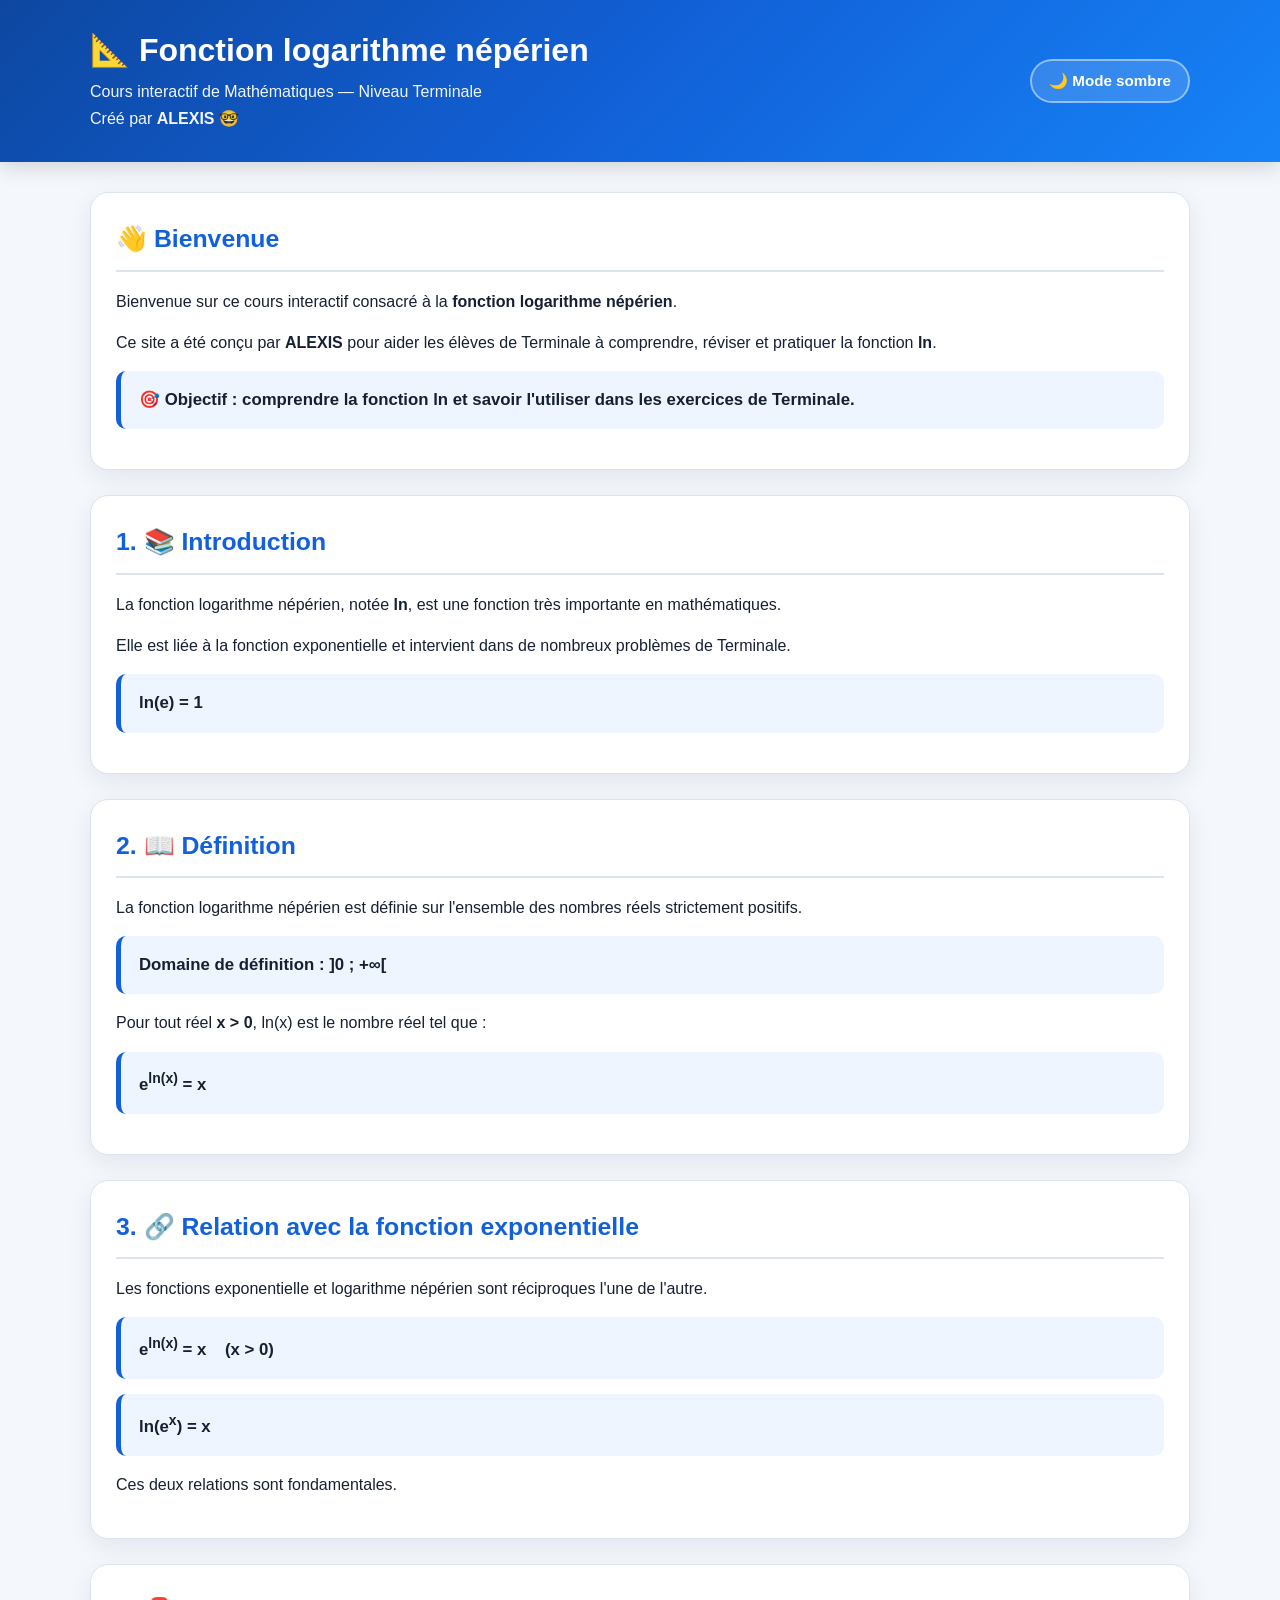
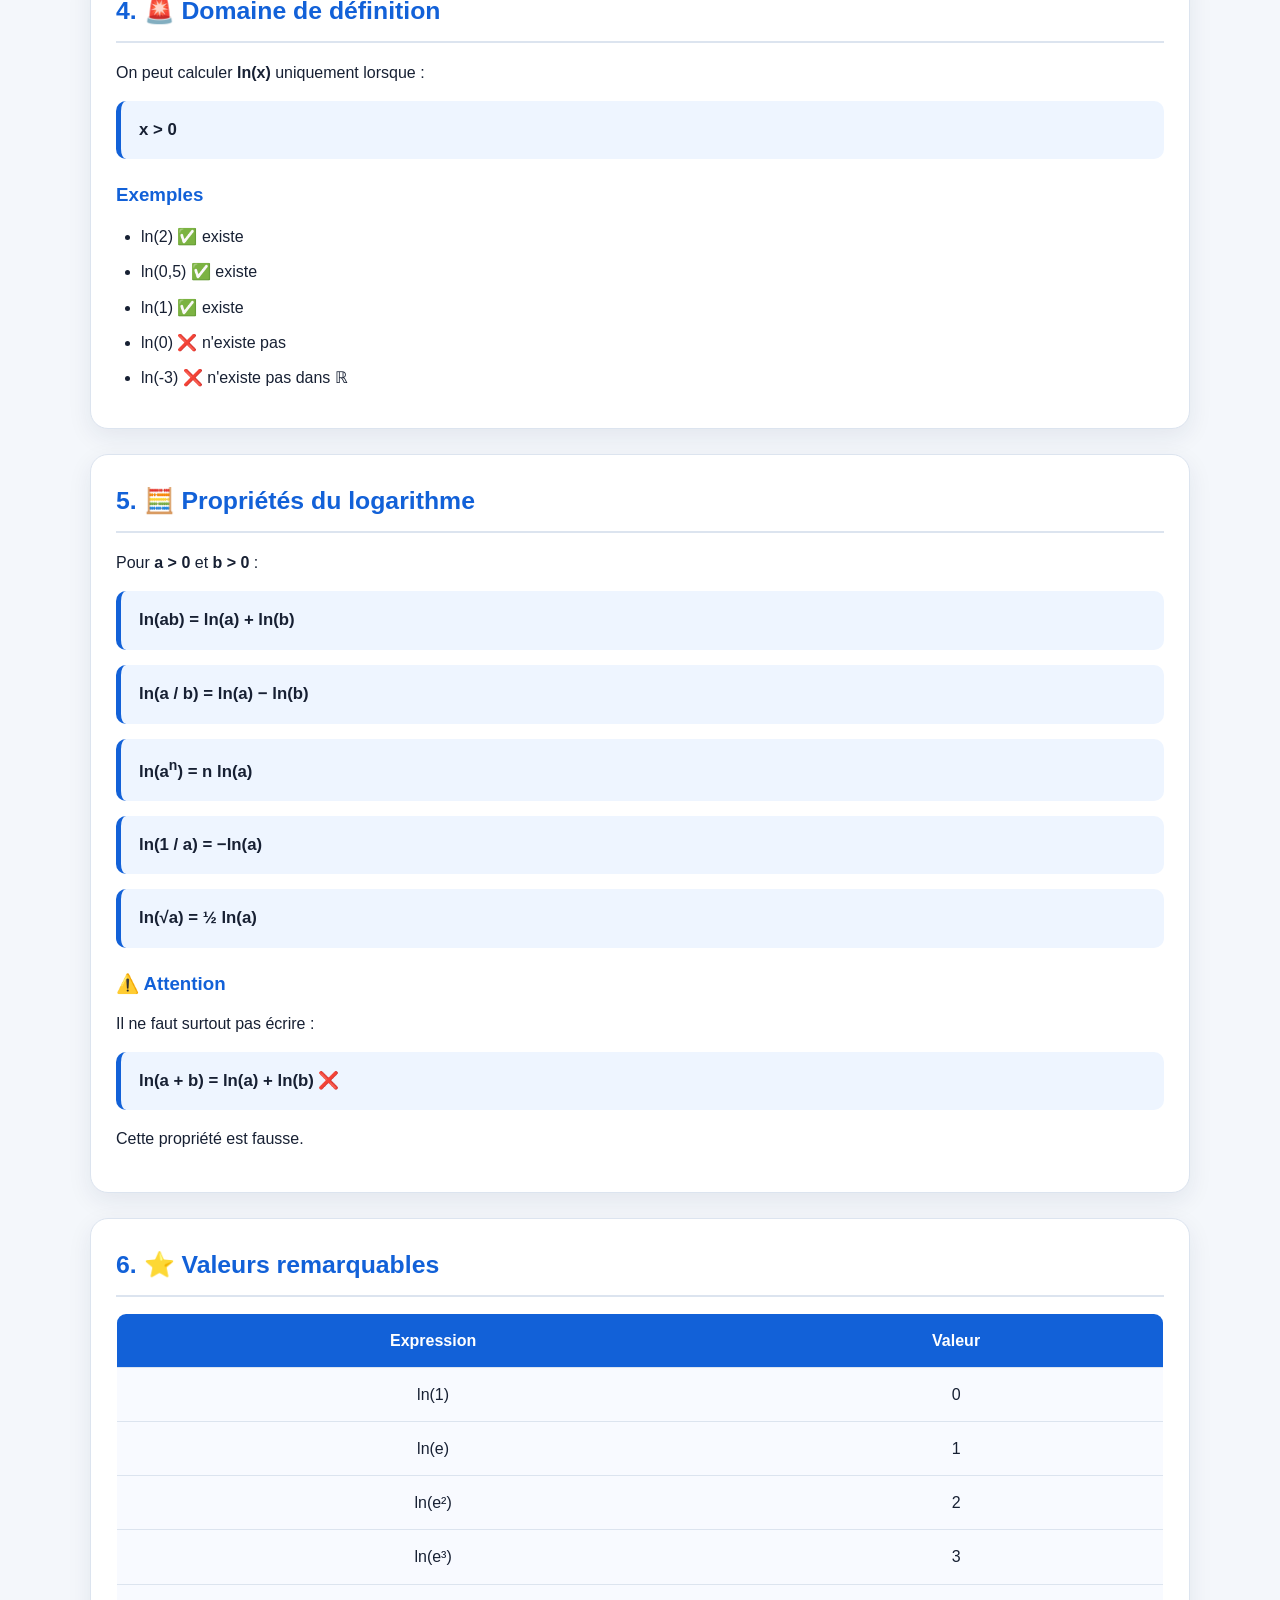
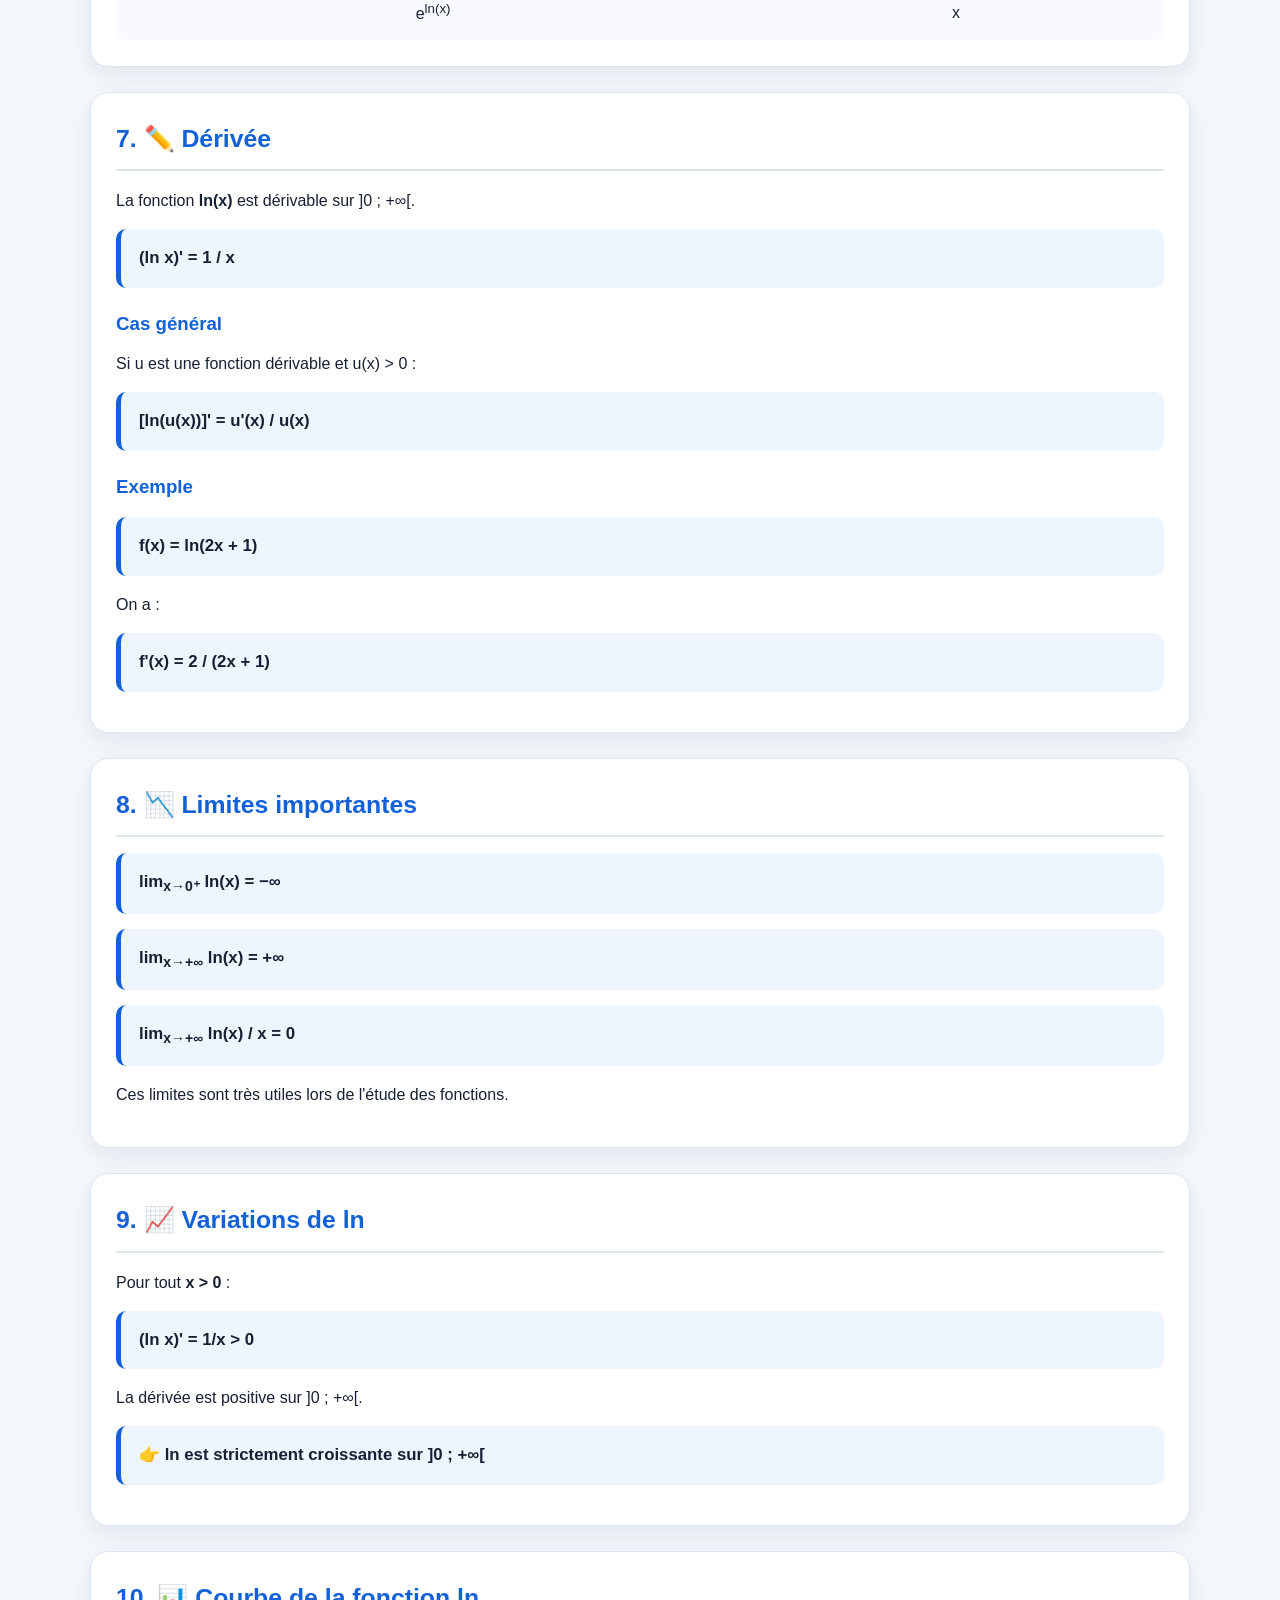
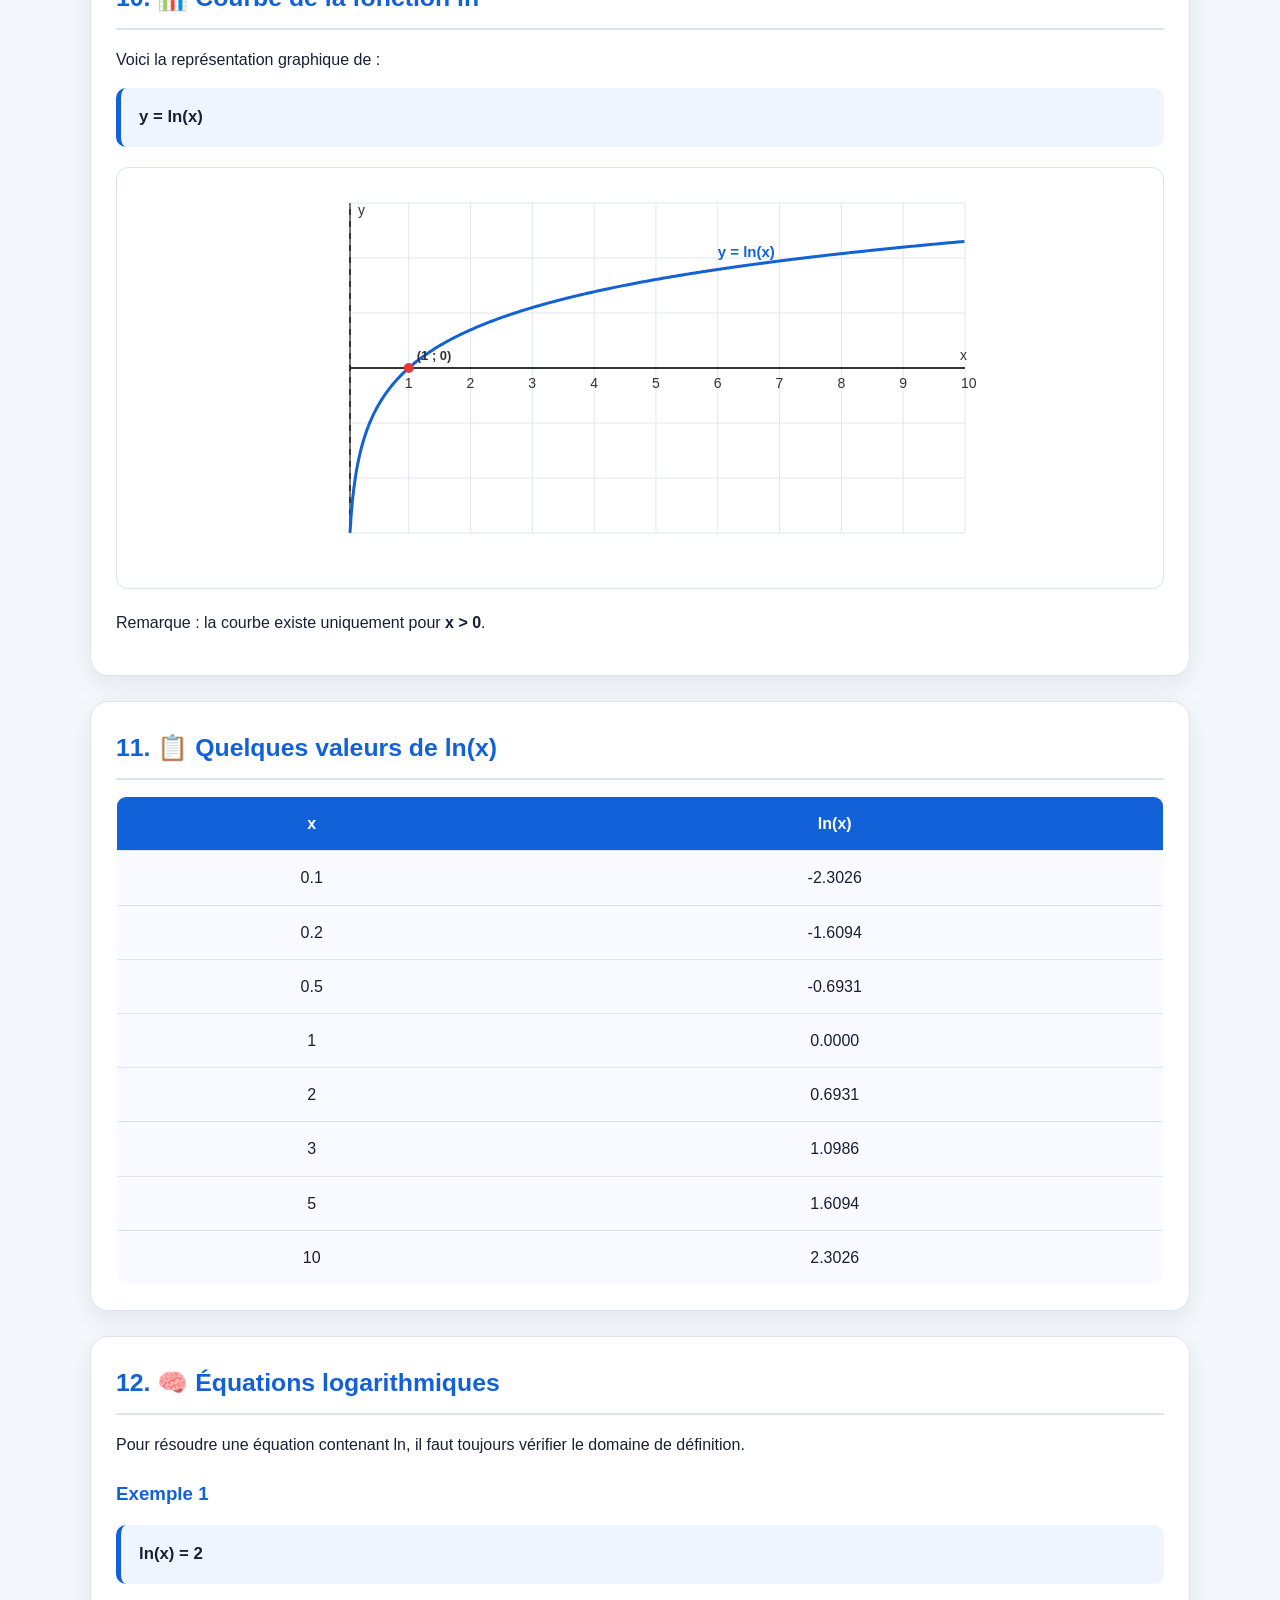
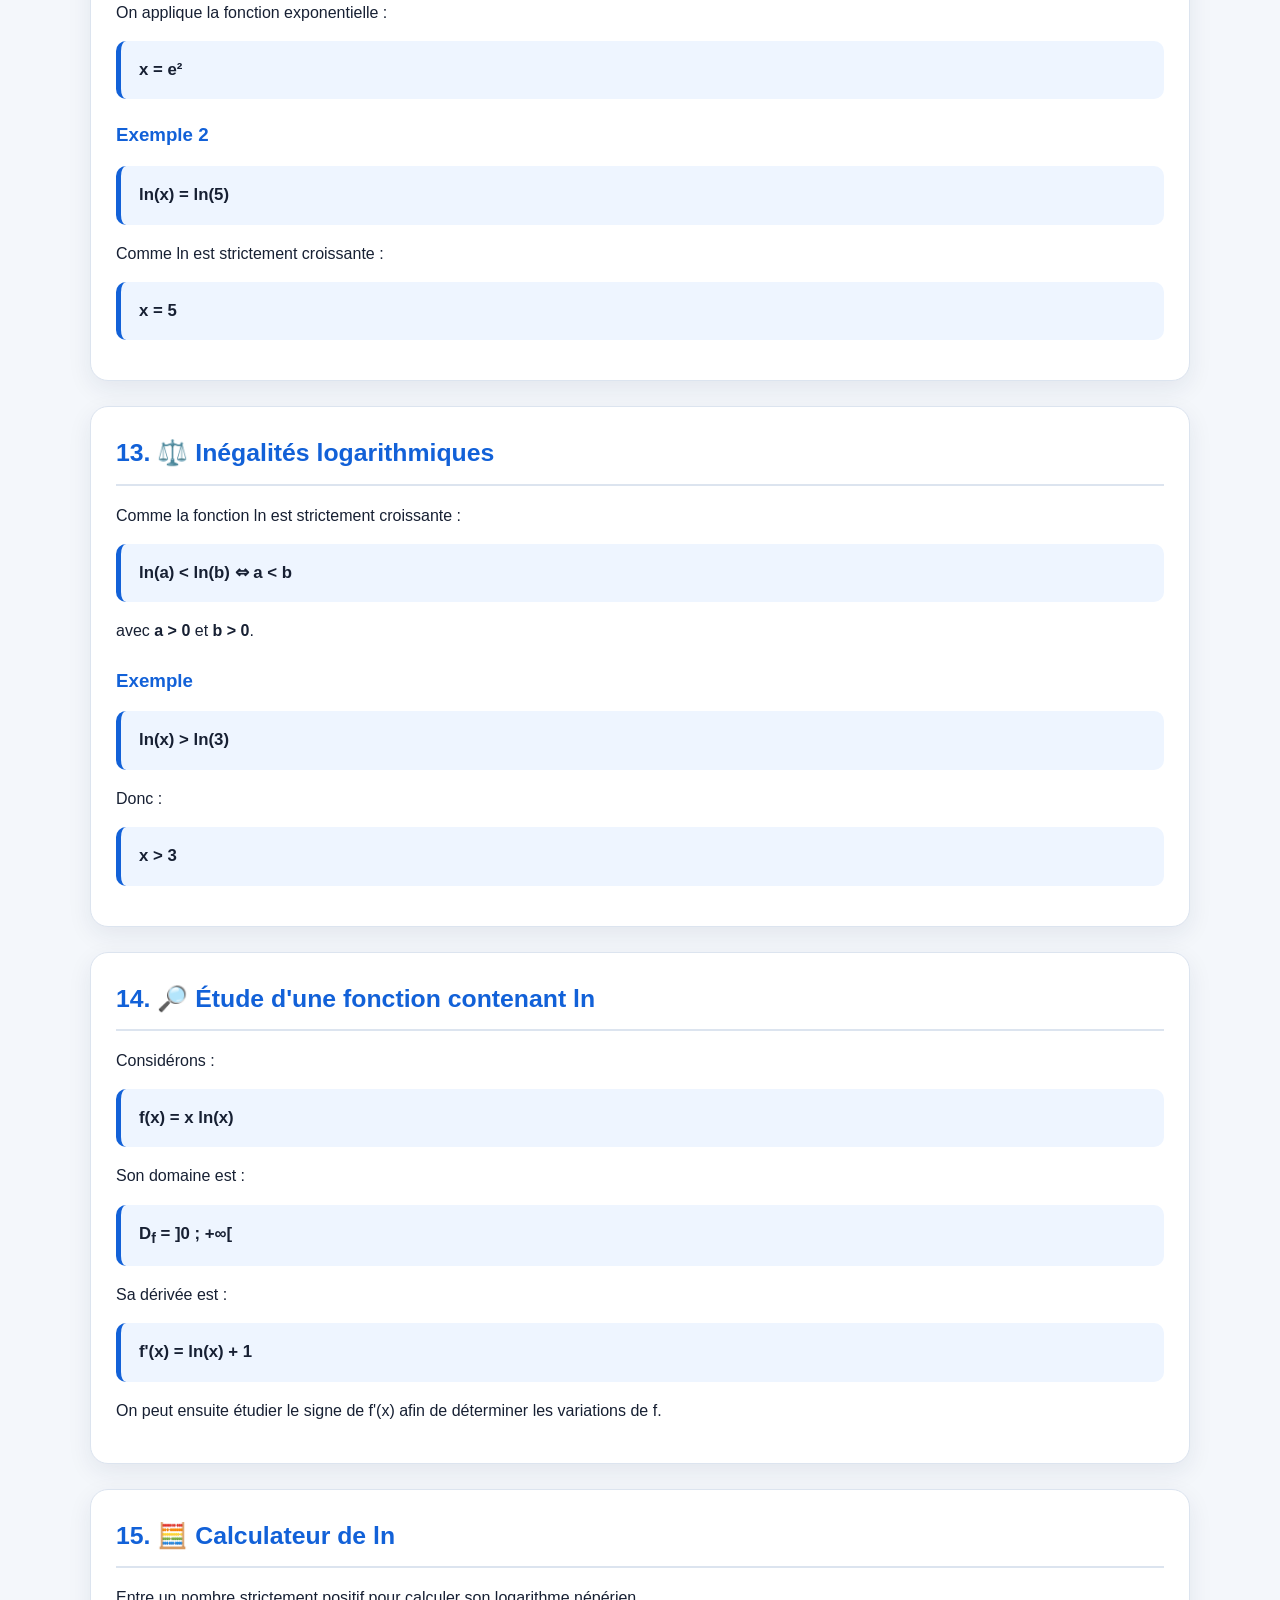
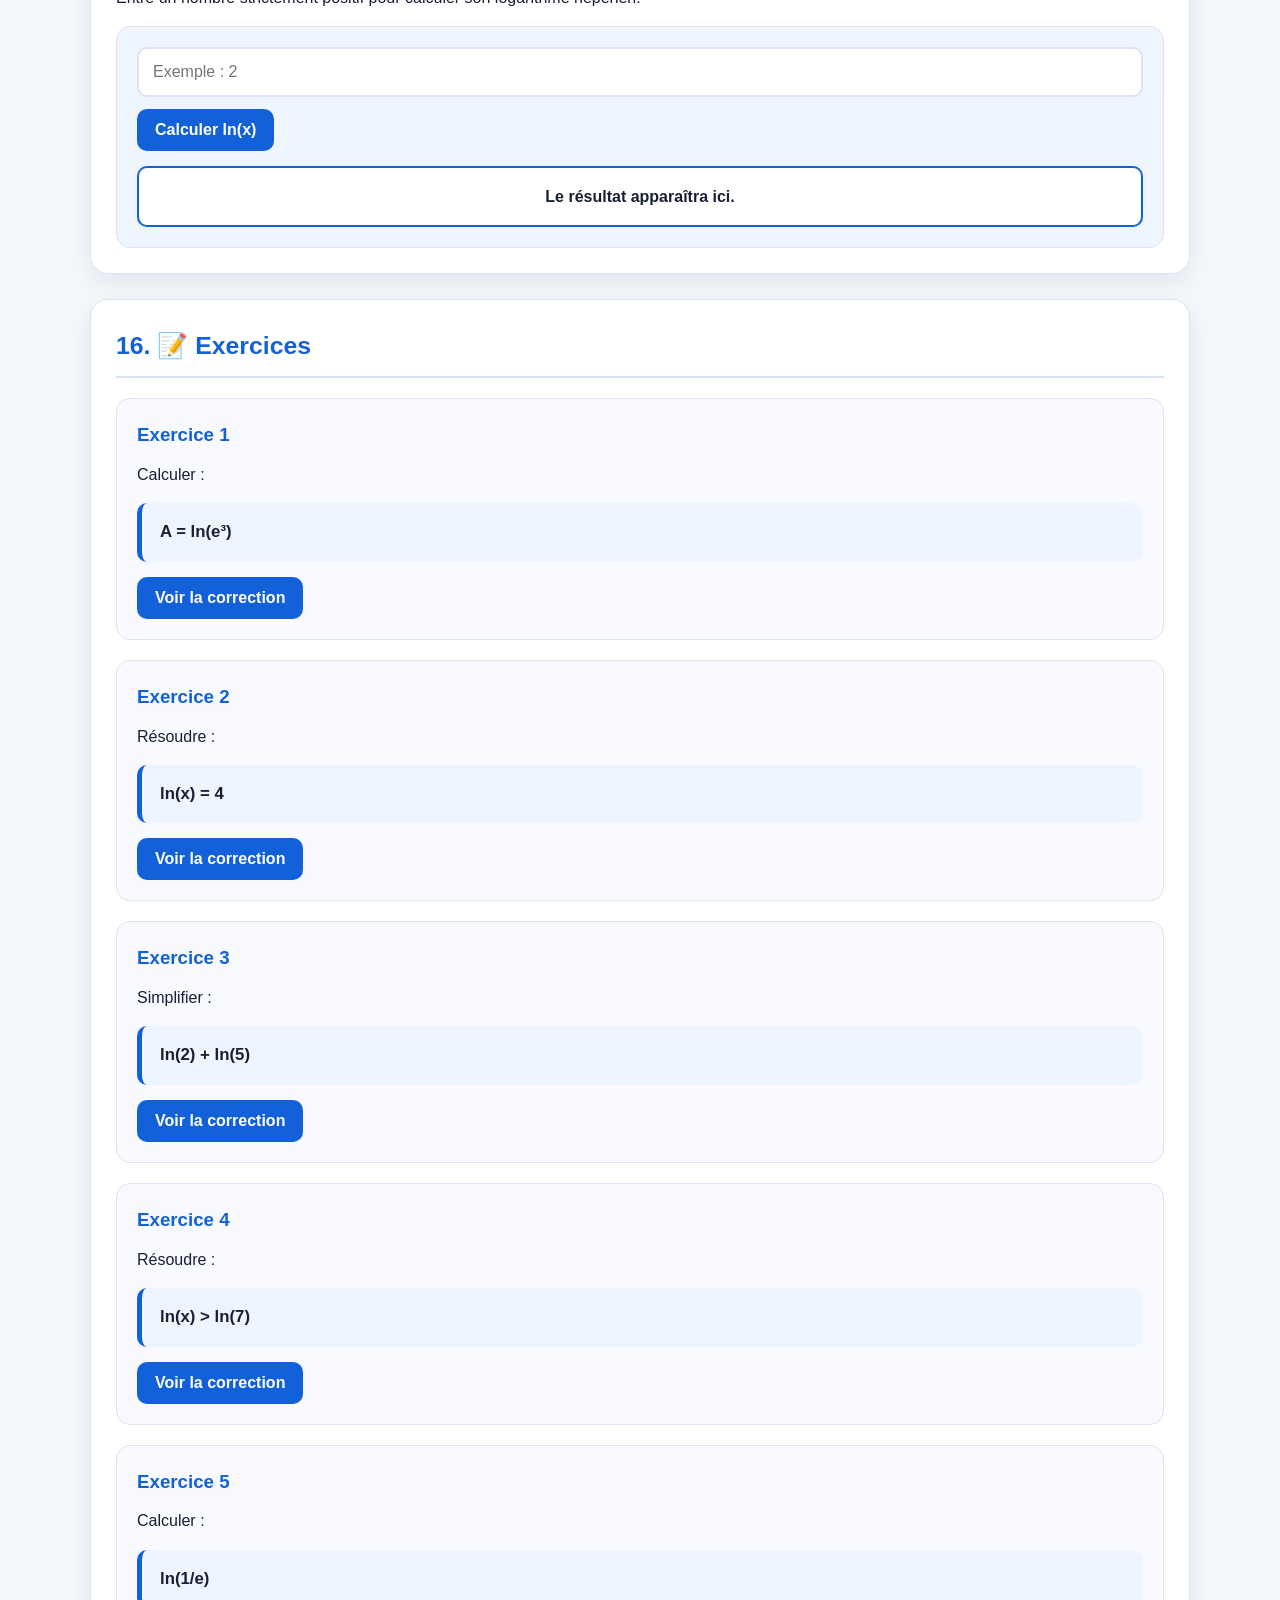
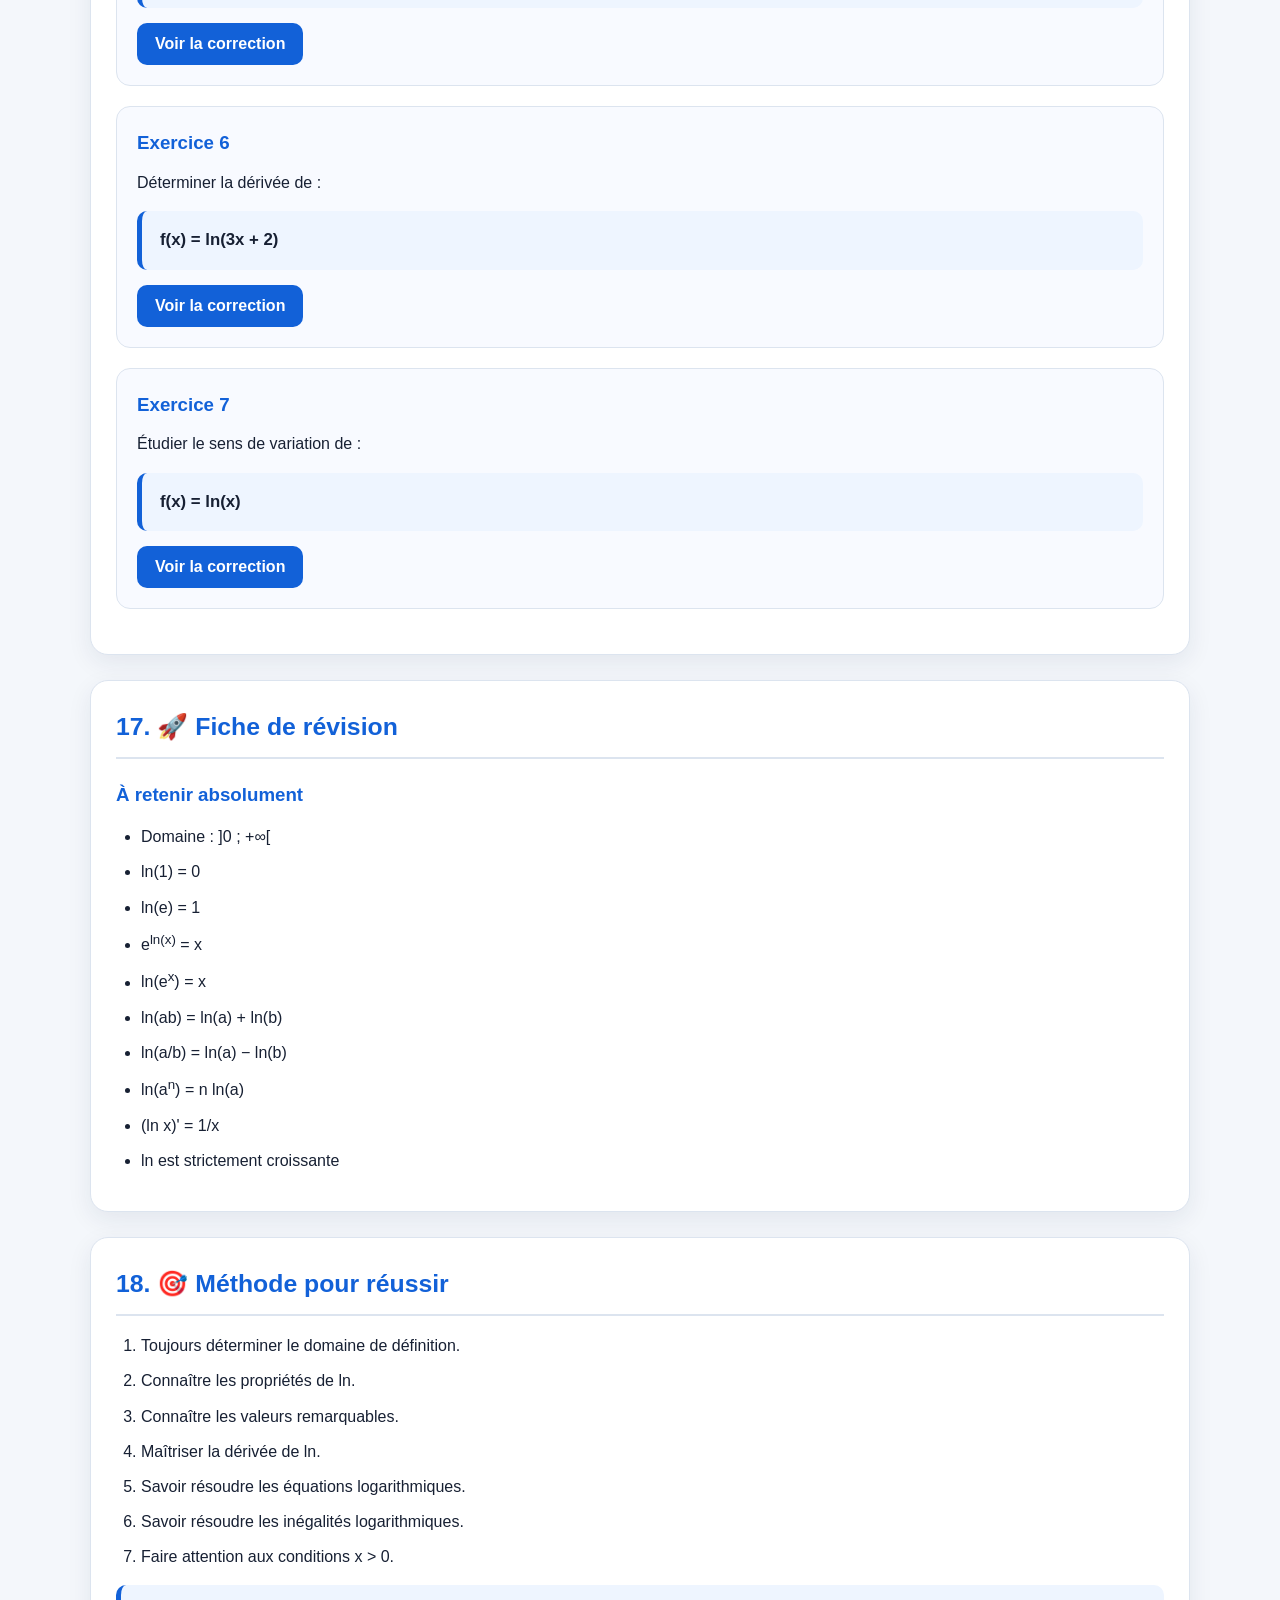
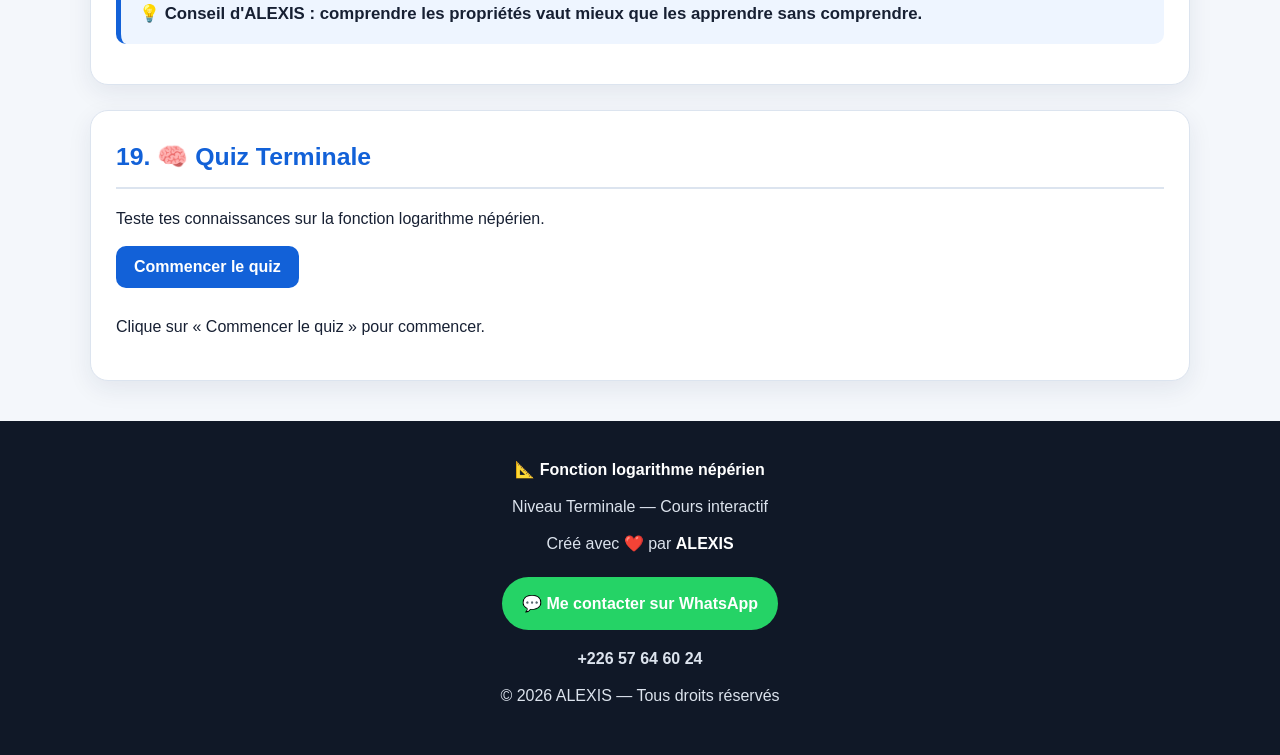
<file: index.html>
<!DOCTYPE html>
<html lang="fr">
<head>
    <meta charset="UTF-8">
    <meta name="viewport" content="width=device-width, initial-scale=1.0">

    <title>Fonction ln — Cours Terminale | ALEXIS</title>

    <meta name="description"
          content="Cours interactif de Terminale sur la fonction logarithme népérien créé par ALEXIS.">

    <link rel="stylesheet" href="style.css">
</head>

<body>

<!-- ================================
     HEADER
================================ -->

<header>

    <div class="header-content">

        <div>
            <h1>📐 Fonction logarithme népérien</h1>

            <p>
                Cours interactif de Mathématiques — Niveau Terminale
            </p>

            <p>
                Créé par <strong>ALEXIS</strong> 🤓
            </p>
        </div>

        <!-- BOUTON MODE SOMBRE -->
        <button id="themeToggle" class="theme-toggle" type="button">
            🌙 Mode sombre
        </button>

    </div>

</header>


<!-- ================================
     CONTENU PRINCIPAL
================================ -->

<main class="container">

    <!-- PRÉSENTATION -->

    <section class="card">
        <h2>👋 Bienvenue</h2>

        <p>
            Bienvenue sur ce cours interactif consacré à la
            <strong>fonction logarithme népérien</strong>.
        </p>

        <p>
            Ce site a été conçu par <strong>ALEXIS</strong> pour
            aider les élèves de Terminale à comprendre,
            réviser et pratiquer la fonction <strong>ln</strong>.
        </p>

        <div class="formule">
            🎯 Objectif : comprendre la fonction ln et savoir
            l'utiliser dans les exercices de Terminale.
        </div>
    </section>


    <!-- 1. INTRODUCTION -->

    <section class="card">
        <h2>1. 📚 Introduction</h2>

        <p>
            La fonction logarithme népérien, notée <strong>ln</strong>,
            est une fonction très importante en mathématiques.
        </p>

        <p>
            Elle est liée à la fonction exponentielle et intervient
            dans de nombreux problèmes de Terminale.
        </p>

        <div class="formule">
            ln(e) = 1
        </div>
    </section>


    <!-- 2. DEFINITION -->

    <section class="card">
        <h2>2. 📖 Définition</h2>

        <p>
            La fonction logarithme népérien est définie sur
            l'ensemble des nombres réels strictement positifs.
        </p>

        <div class="formule">
            Domaine de définition : ]0 ; +∞[
        </div>

        <p>
            Pour tout réel <strong>x &gt; 0</strong>, ln(x) est le nombre
            réel tel que :
        </p>

        <div class="formule">
            e<sup>ln(x)</sup> = x
        </div>
    </section>


    <!-- 3. RELATION AVEC EXP -->

    <section class="card">
        <h2>3. 🔗 Relation avec la fonction exponentielle</h2>

        <p>
            Les fonctions exponentielle et logarithme népérien
            sont réciproques l'une de l'autre.
        </p>

        <div class="formule">
            e<sup>ln(x)</sup> = x &nbsp;&nbsp; (x &gt; 0)
        </div>

        <div class="formule">
            ln(e<sup>x</sup>) = x
        </div>

        <p>
            Ces deux relations sont fondamentales.
        </p>
    </section>


    <!-- 4. DOMAINE -->

    <section class="card">
        <h2>4. 🚨 Domaine de définition</h2>

        <p>
            On peut calculer <strong>ln(x)</strong> uniquement lorsque :
        </p>

        <div class="formule">
            x &gt; 0
        </div>

        <h3>Exemples</h3>

        <ul>
            <li>ln(2) ✅ existe</li>
            <li>ln(0,5) ✅ existe</li>
            <li>ln(1) ✅ existe</li>
            <li>ln(0) ❌ n'existe pas</li>
            <li>ln(-3) ❌ n'existe pas dans ℝ</li>
        </ul>
    </section>


    <!-- 5. PROPRIETES -->

    <section class="card">
        <h2>5. 🧮 Propriétés du logarithme</h2>

        <p>
            Pour <strong>a &gt; 0</strong> et <strong>b &gt; 0</strong> :
        </p>

        <div class="formule">
            ln(ab) = ln(a) + ln(b)
        </div>

        <div class="formule">
            ln(a / b) = ln(a) − ln(b)
        </div>

        <div class="formule">
            ln(a<sup>n</sup>) = n ln(a)
        </div>

        <div class="formule">
            ln(1 / a) = −ln(a)
        </div>

        <div class="formule">
            ln(√a) = ½ ln(a)
        </div>

        <h3>⚠️ Attention</h3>

        <p>
            Il ne faut surtout pas écrire :
        </p>

        <div class="formule">
            ln(a + b) = ln(a) + ln(b) ❌
        </div>

        <p>
            Cette propriété est fausse.
        </p>
    </section>


    <!-- 6. VALEURS REMARQUABLES -->

    <section class="card">
        <h2>6. ⭐ Valeurs remarquables</h2>

        <table>
            <thead>
                <tr>
                    <th>Expression</th>
                    <th>Valeur</th>
                </tr>
            </thead>

            <tbody>
                <tr>
                    <td>ln(1)</td>
                    <td>0</td>
                </tr>

                <tr>
                    <td>ln(e)</td>
                    <td>1</td>
                </tr>

                <tr>
                    <td>ln(e²)</td>
                    <td>2</td>
                </tr>

                <tr>
                    <td>ln(e³)</td>
                    <td>3</td>
                </tr>

                <tr>
                    <td>e<sup>ln(x)</sup></td>
                    <td>x</td>
                </tr>
            </tbody>
        </table>
    </section>


    <!-- 7. DERIVEE -->

    <section class="card">
        <h2>7. ✏️ Dérivée</h2>

        <p>
            La fonction <strong>ln(x)</strong> est dérivable sur
            ]0 ; +∞[.
        </p>

        <div class="formule">
            (ln x)' = 1 / x
        </div>

        <h3>Cas général</h3>

        <p>
            Si u est une fonction dérivable et u(x) &gt; 0 :
        </p>

        <div class="formule">
            [ln(u(x))]' = u'(x) / u(x)
        </div>

        <h3>Exemple</h3>

        <div class="formule">
            f(x) = ln(2x + 1)
        </div>

        <p>
            On a :
        </p>

        <div class="formule">
            f'(x) = 2 / (2x + 1)
        </div>
    </section>


    <!-- 8. LIMITES -->

    <section class="card">
        <h2>8. 📉 Limites importantes</h2>

        <div class="formule">
            lim<sub>x→0⁺</sub> ln(x) = −∞
        </div>

        <div class="formule">
            lim<sub>x→+∞</sub> ln(x) = +∞
        </div>

        <div class="formule">
            lim<sub>x→+∞</sub> ln(x) / x = 0
        </div>

        <p>
            Ces limites sont très utiles lors de l'étude
            des fonctions.
        </p>
    </section>


    <!-- 9. VARIATIONS -->

    <section class="card">
        <h2>9. 📈 Variations de ln</h2>

        <p>
            Pour tout <strong>x &gt; 0</strong> :
        </p>

        <div class="formule">
            (ln x)' = 1/x &gt; 0
        </div>

        <p>
            La dérivée est positive sur ]0 ; +∞[.
        </p>

        <div class="formule">
            👉 ln est strictement croissante sur ]0 ; +∞[
        </div>
    </section>


    <!-- 10. GRAPHIQUE -->

    <section class="card">
        <h2>10. 📊 Courbe de la fonction ln</h2>

        <p>
            Voici la représentation graphique de :
        </p>

        <div class="formule">
            y = ln(x)
        </div>

        <div class="graphique">
            <canvas id="graphique" width="700" height="400">
                Votre navigateur ne supporte pas le canvas.
            </canvas>
        </div>

        <p>
            Remarque : la courbe existe uniquement pour
            <strong>x &gt; 0</strong>.
        </p>
    </section>


    <!-- 11. TABLEAU -->

    <section class="card">
        <h2>11. 📋 Quelques valeurs de ln(x)</h2>

        <table>
            <thead>
                <tr>
                    <th>x</th>
                    <th>ln(x)</th>
                </tr>
            </thead>

            <tbody id="tableauLn">
                <!-- Rempli automatiquement par JavaScript -->
            </tbody>
        </table>
    </section>


    <!-- 12. EQUATIONS -->

    <section class="card">
        <h2>12. 🧠 Équations logarithmiques</h2>

        <p>
            Pour résoudre une équation contenant ln,
            il faut toujours vérifier le domaine de définition.
        </p>

        <h3>Exemple 1</h3>

        <div class="formule">
            ln(x) = 2
        </div>

        <p>
            On applique la fonction exponentielle :
        </p>

        <div class="formule">
            x = e²
        </div>

        <h3>Exemple 2</h3>

        <div class="formule">
            ln(x) = ln(5)
        </div>

        <p>
            Comme ln est strictement croissante :
        </p>

        <div class="formule">
            x = 5
        </div>
    </section>


    <!-- 13. INEGALITES -->

    <section class="card">
        <h2>13. ⚖️ Inégalités logarithmiques</h2>

        <p>
            Comme la fonction ln est strictement croissante :
        </p>

        <div class="formule">
            ln(a) &lt; ln(b) ⇔ a &lt; b
        </div>

        <p>
            avec <strong>a &gt; 0</strong> et <strong>b &gt; 0</strong>.
        </p>

        <h3>Exemple</h3>

        <div class="formule">
            ln(x) &gt; ln(3)
        </div>

        <p>
            Donc :
        </p>

        <div class="formule">
            x &gt; 3
        </div>
    </section>


    <!-- 14. ETUDE DE FONCTION -->

    <section class="card">
        <h2>14. 🔎 Étude d'une fonction contenant ln</h2>

        <p>
            Considérons :
        </p>

        <div class="formule">
            f(x) = x ln(x)
        </div>

        <p>
            Son domaine est :
        </p>

        <div class="formule">
            D<sub>f</sub> = ]0 ; +∞[
        </div>

        <p>
            Sa dérivée est :
        </p>

        <div class="formule">
            f'(x) = ln(x) + 1
        </div>

        <p>
            On peut ensuite étudier le signe de f'(x)
            afin de déterminer les variations de f.
        </p>
    </section>


    <!-- 15. CALCULATEUR -->

    <section class="card">
        <h2>15. 🧮 Calculateur de ln</h2>

        <p>
            Entre un nombre strictement positif pour calculer
            son logarithme népérien.
        </p>

        <div class="calculateur">

            <input
                type="number"
                id="nombre"
                placeholder="Exemple : 2"
                step="any"
            >

            <button onclick="calculerLn()">
                Calculer ln(x)
            </button>

            <div id="resultat" class="resultat">
                Le résultat apparaîtra ici.
            </div>

        </div>
    </section>


    <!-- 16. EXERCICES -->

    <section class="card">
        <h2>16. 📝 Exercices</h2>

        <div class="exercice">
            <h3>Exercice 1</h3>

            <p>Calculer :</p>

            <div class="formule">
                A = ln(e³)
            </div>

            <button onclick="afficherSolution(1)">
                Voir la correction
            </button>

            <div id="solution1" class="solution">
                <strong>Correction :</strong>

                <p>
                    ln(e³) = 3 ln(e) = 3.
                </p>

                <strong>Réponse : A = 3.</strong>
            </div>
        </div>


        <div class="exercice">
            <h3>Exercice 2</h3>

            <p>Résoudre :</p>

            <div class="formule">
                ln(x) = 4
            </div>

            <button onclick="afficherSolution(2)">
                Voir la correction
            </button>

            <div id="solution2" class="solution">
                <strong>Correction :</strong>

                <p>ln(x) = 4</p>

                <p>Donc :</p>

                <div class="formule">
                    x = e⁴
                </div>

                <strong>Solution : x = e⁴.</strong>
            </div>
        </div>


        <div class="exercice">
            <h3>Exercice 3</h3>

            <p>Simplifier :</p>

            <div class="formule">
                ln(2) + ln(5)
            </div>

            <button onclick="afficherSolution(3)">
                Voir la correction
            </button>

            <div id="solution3" class="solution">
                <strong>Correction :</strong>

                <p>
                    ln(2) + ln(5) = ln(2 × 5)
                </p>

                <p>Donc :</p>

                <div class="formule">
                    ln(10)
                </div>

                <strong>Réponse : ln(10).</strong>
            </div>
        </div>


        <div class="exercice">
            <h3>Exercice 4</h3>

            <p>Résoudre :</p>

            <div class="formule">
                ln(x) &gt; ln(7)
            </div>

            <button onclick="afficherSolution(4)">
                Voir la correction
            </button>

            <div id="solution4" class="solution">
                <strong>Correction :</strong>

                <p>
                    La fonction ln est strictement croissante.
                </p>

                <div class="formule">
                    x &gt; 7
                </div>

                <strong>Solution : ]7 ; +∞[.</strong>
            </div>
        </div>


        <div class="exercice">
            <h3>Exercice 5</h3>

            <p>Calculer :</p>

            <div class="formule">
                ln(1/e)
            </div>

            <button onclick="afficherSolution(5)">
                Voir la correction
            </button>

            <div id="solution5" class="solution">
                <strong>Correction :</strong>

                <p>
                    ln(1/e) = −ln(e)
                </p>

                <div class="formule">
                    ln(1/e) = −1
                </div>

                <strong>Réponse : −1.</strong>
            </div>
        </div>


        <div class="exercice">
            <h3>Exercice 6</h3>

            <p>Déterminer la dérivée de :</p>

            <div class="formule">
                f(x) = ln(3x + 2)
            </div>

            <button onclick="afficherSolution(6)">
                Voir la correction
            </button>

            <div id="solution6" class="solution">
                <strong>Correction :</strong>

                <p>On utilise :</p>

                <div class="formule">
                    [ln(u)]' = u'/u
                </div>

                <p>Avec :</p>

                <div class="formule">
                    u(x) = 3x + 2
                </div>

                <p>Donc :</p>

                <div class="formule">
                    f'(x) = 3/(3x + 2)
                </div>
            </div>
        </div>


        <div class="exercice">
            <h3>Exercice 7</h3>

            <p>Étudier le sens de variation de :</p>

            <div class="formule">
                f(x) = ln(x)
            </div>

            <button onclick="afficherSolution(7)">
                Voir la correction
            </button>

            <div id="solution7" class="solution">
                <strong>Correction :</strong>

                <p>
                    Pour x &gt; 0 :
                </p>

                <div class="formule">
                    f'(x) = 1/x &gt; 0
                </div>

                <p>
                    La fonction est donc :
                </p>

                <div class="formule">
                    strictement croissante sur ]0 ; +∞[
                </div>
            </div>
        </div>

    </section>


    <!-- 17. FICHE DE REVISION -->

    <section class="card">
        <h2>17. 🚀 Fiche de révision</h2>

        <h3>À retenir absolument</h3>

        <ul>
            <li>Domaine : ]0 ; +∞[</li>
            <li>ln(1) = 0</li>
            <li>ln(e) = 1</li>
            <li>e<sup>ln(x)</sup> = x</li>
            <li>ln(e<sup>x</sup>) = x</li>
            <li>ln(ab) = ln(a) + ln(b)</li>
            <li>ln(a/b) = ln(a) − ln(b)</li>
            <li>ln(a<sup>n</sup>) = n ln(a)</li>
            <li>(ln x)' = 1/x</li>
            <li>ln est strictement croissante</li>
        </ul>
    </section>


    <!-- 18. METHODE -->

    <section class="card">
        <h2>18. 🎯 Méthode pour réussir</h2>

        <ol>
            <li>Toujours déterminer le domaine de définition.</li>
            <li>Connaître les propriétés de ln.</li>
            <li>Connaître les valeurs remarquables.</li>
            <li>Maîtriser la dérivée de ln.</li>
            <li>Savoir résoudre les équations logarithmiques.</li>
            <li>Savoir résoudre les inégalités logarithmiques.</li>
            <li>Faire attention aux conditions x &gt; 0.</li>
        </ol>

        <div class="formule">
            💡 Conseil d'ALEXIS :
            comprendre les propriétés vaut mieux que les apprendre
            sans comprendre.
        </div>
    </section>


    <!-- 19. QUIZ -->

    <section class="card">

        <h2>19. 🧠 Quiz Terminale</h2>

        <p>
            Teste tes connaissances sur la fonction logarithme
            népérien.
        </p>

        <button id="demarrerQuiz">
            Commencer le quiz
        </button>

        <div id="quiz" style="margin-top:20px;">

            <p>
                Clique sur « Commencer le quiz » pour commencer.
            </p>

        </div>

    </section>

</main>


<!-- ================================
     FOOTER
================================ -->

<footer>

    <p>
        📐 <strong>Fonction logarithme népérien</strong>
    </p>

    <p>
        Niveau Terminale — Cours interactif
    </p>

    <p>
        Créé avec ❤️ par <strong>ALEXIS</strong>
    </p>

    <a
        href="https://wa.me/22657646024"
        target="_blank"
        rel="noopener noreferrer"
        class="whatsapp-btn"
    >
        💬 Me contacter sur WhatsApp
    </a>

    <p class="whatsapp-number">
        +226 57 64 60 24
    </p>

    <p>
        © 2026 ALEXIS — Tous droits réservés
    </p>

</footer>


<!-- JAVASCRIPT -->

<script src="script.js"></script>

</body>
</html>
</file>
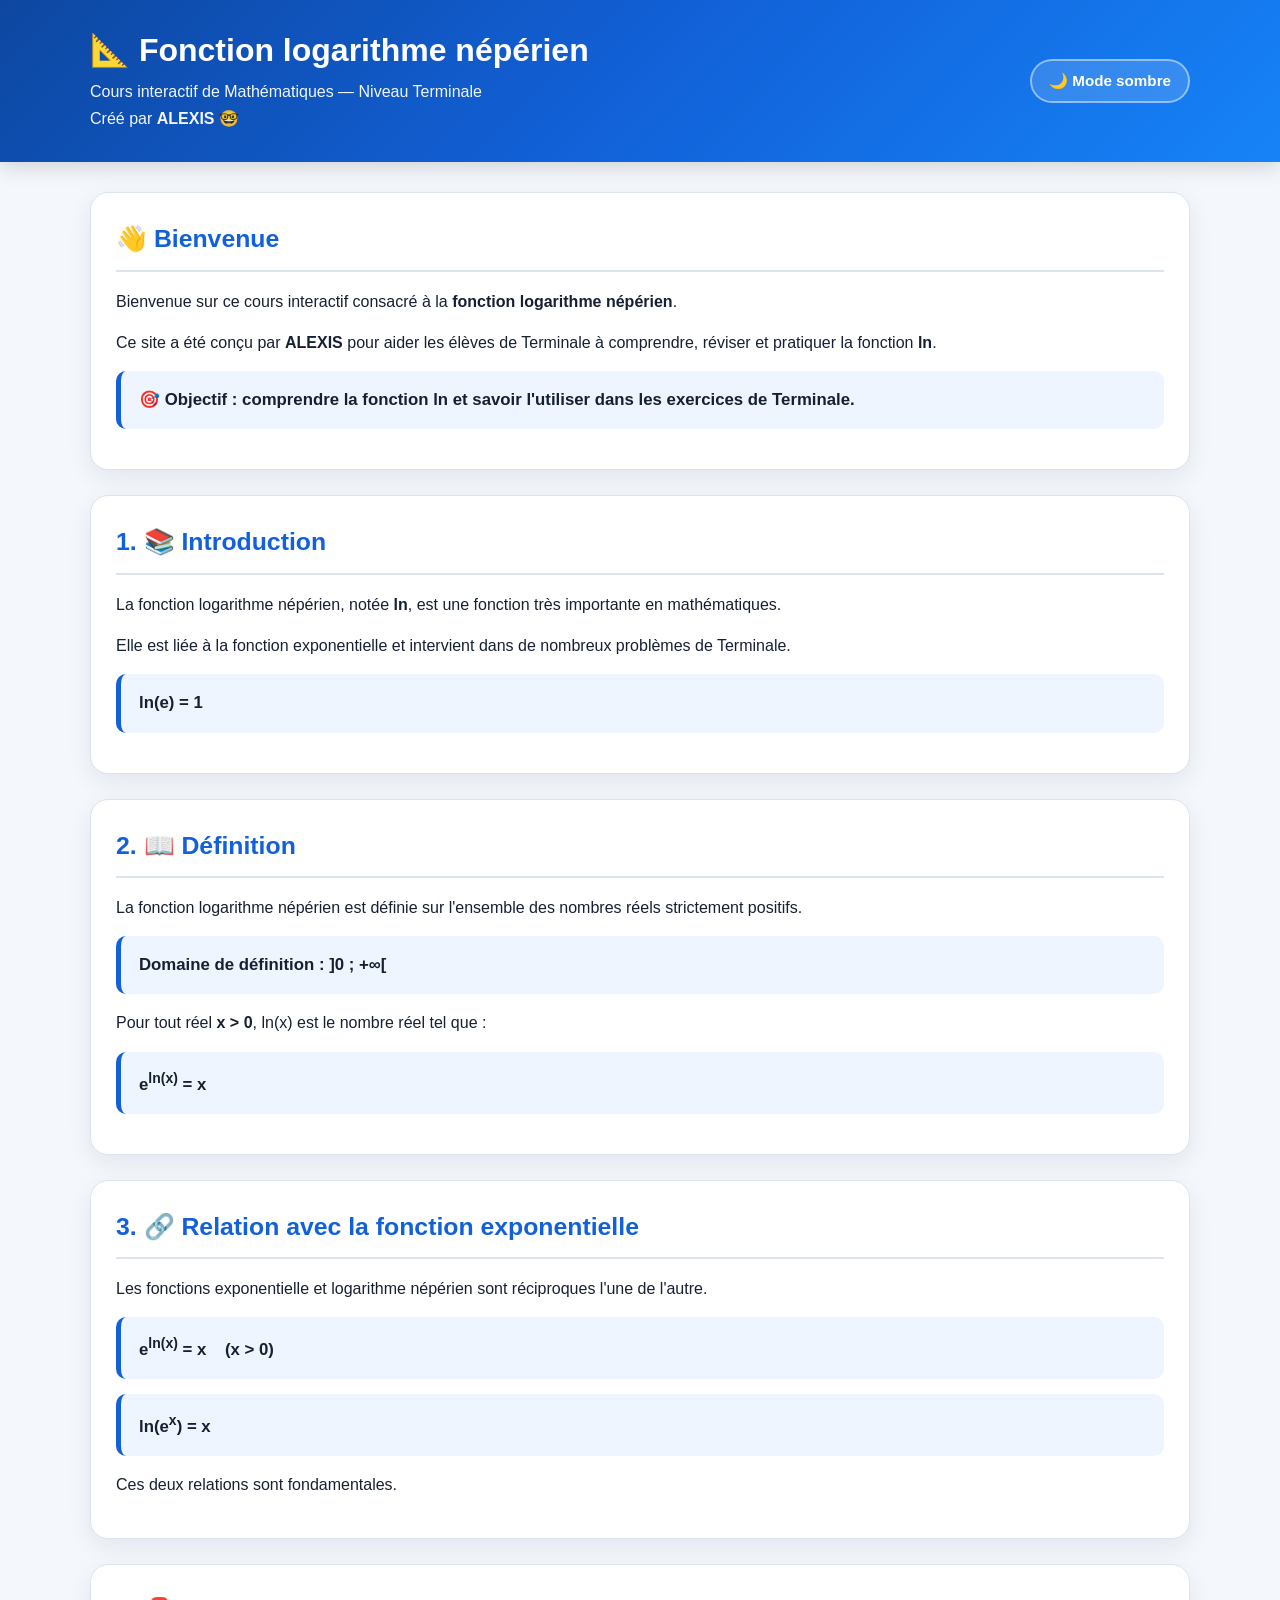
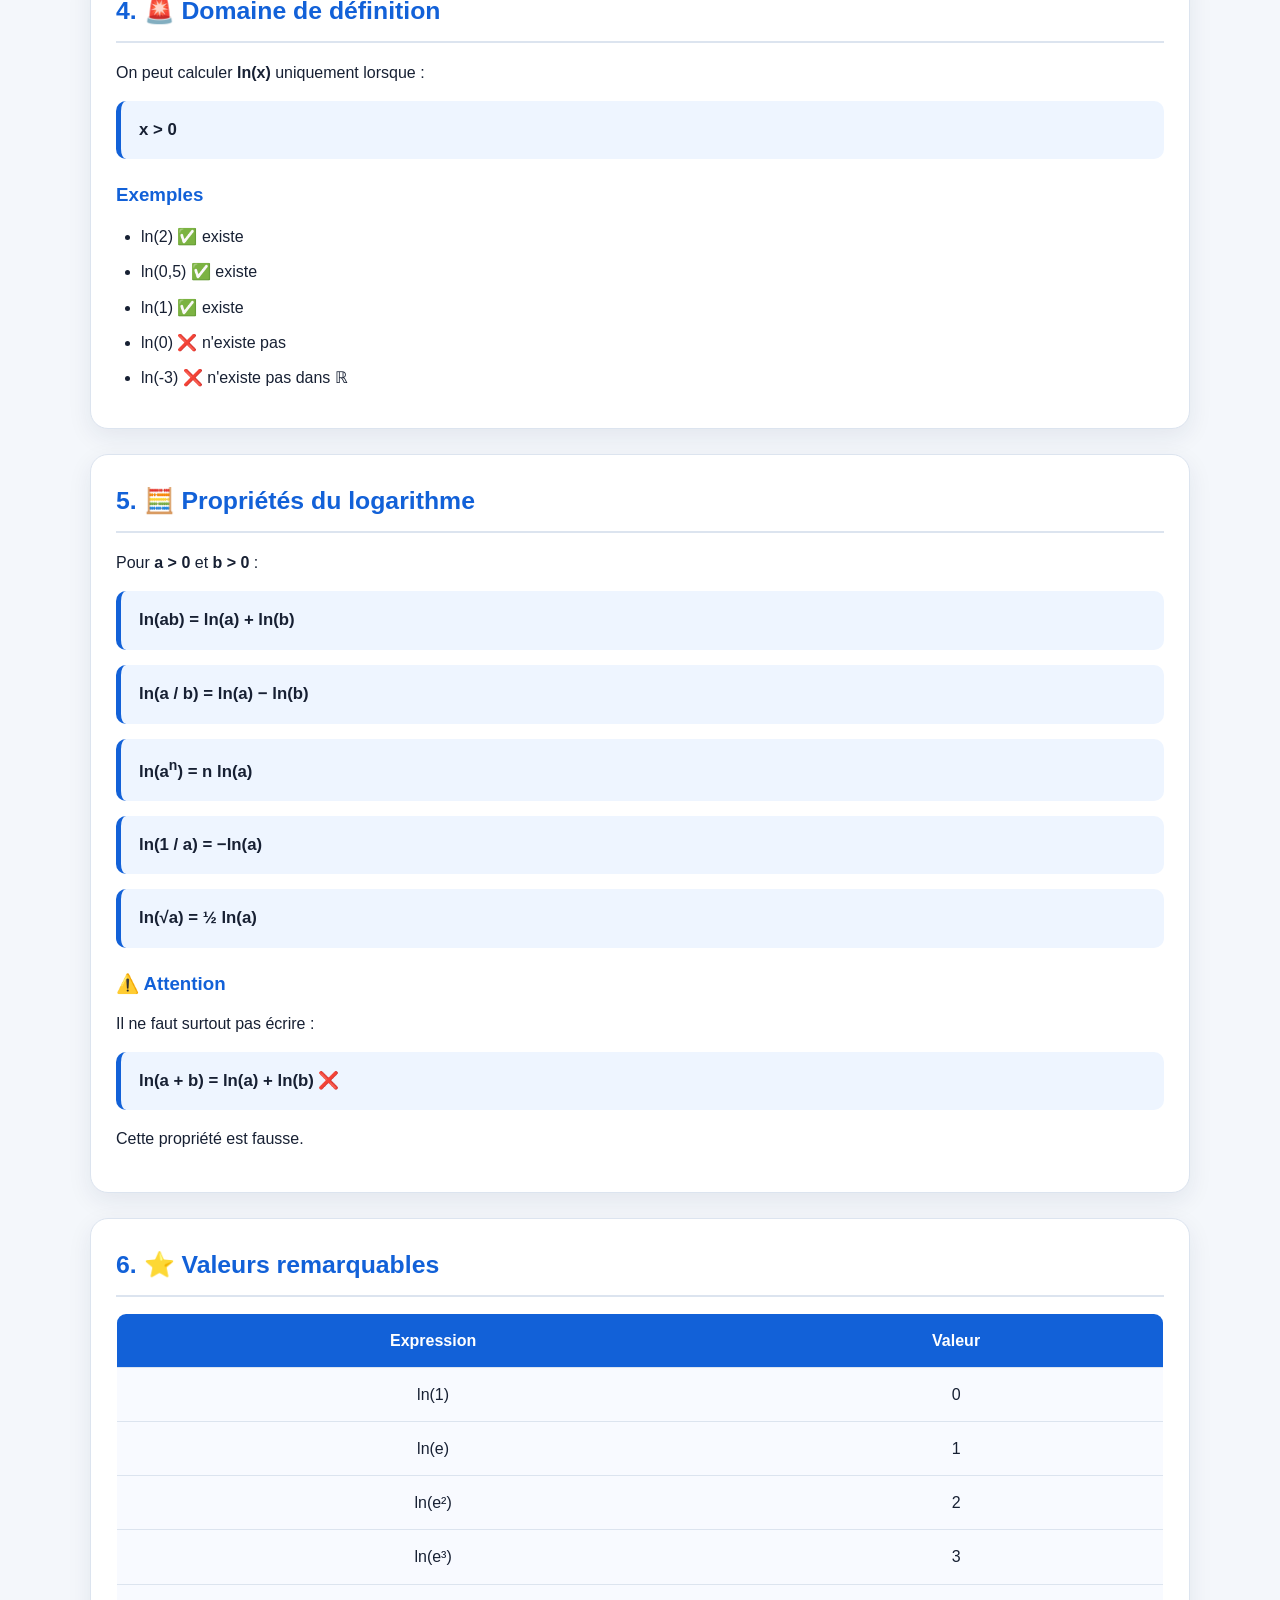
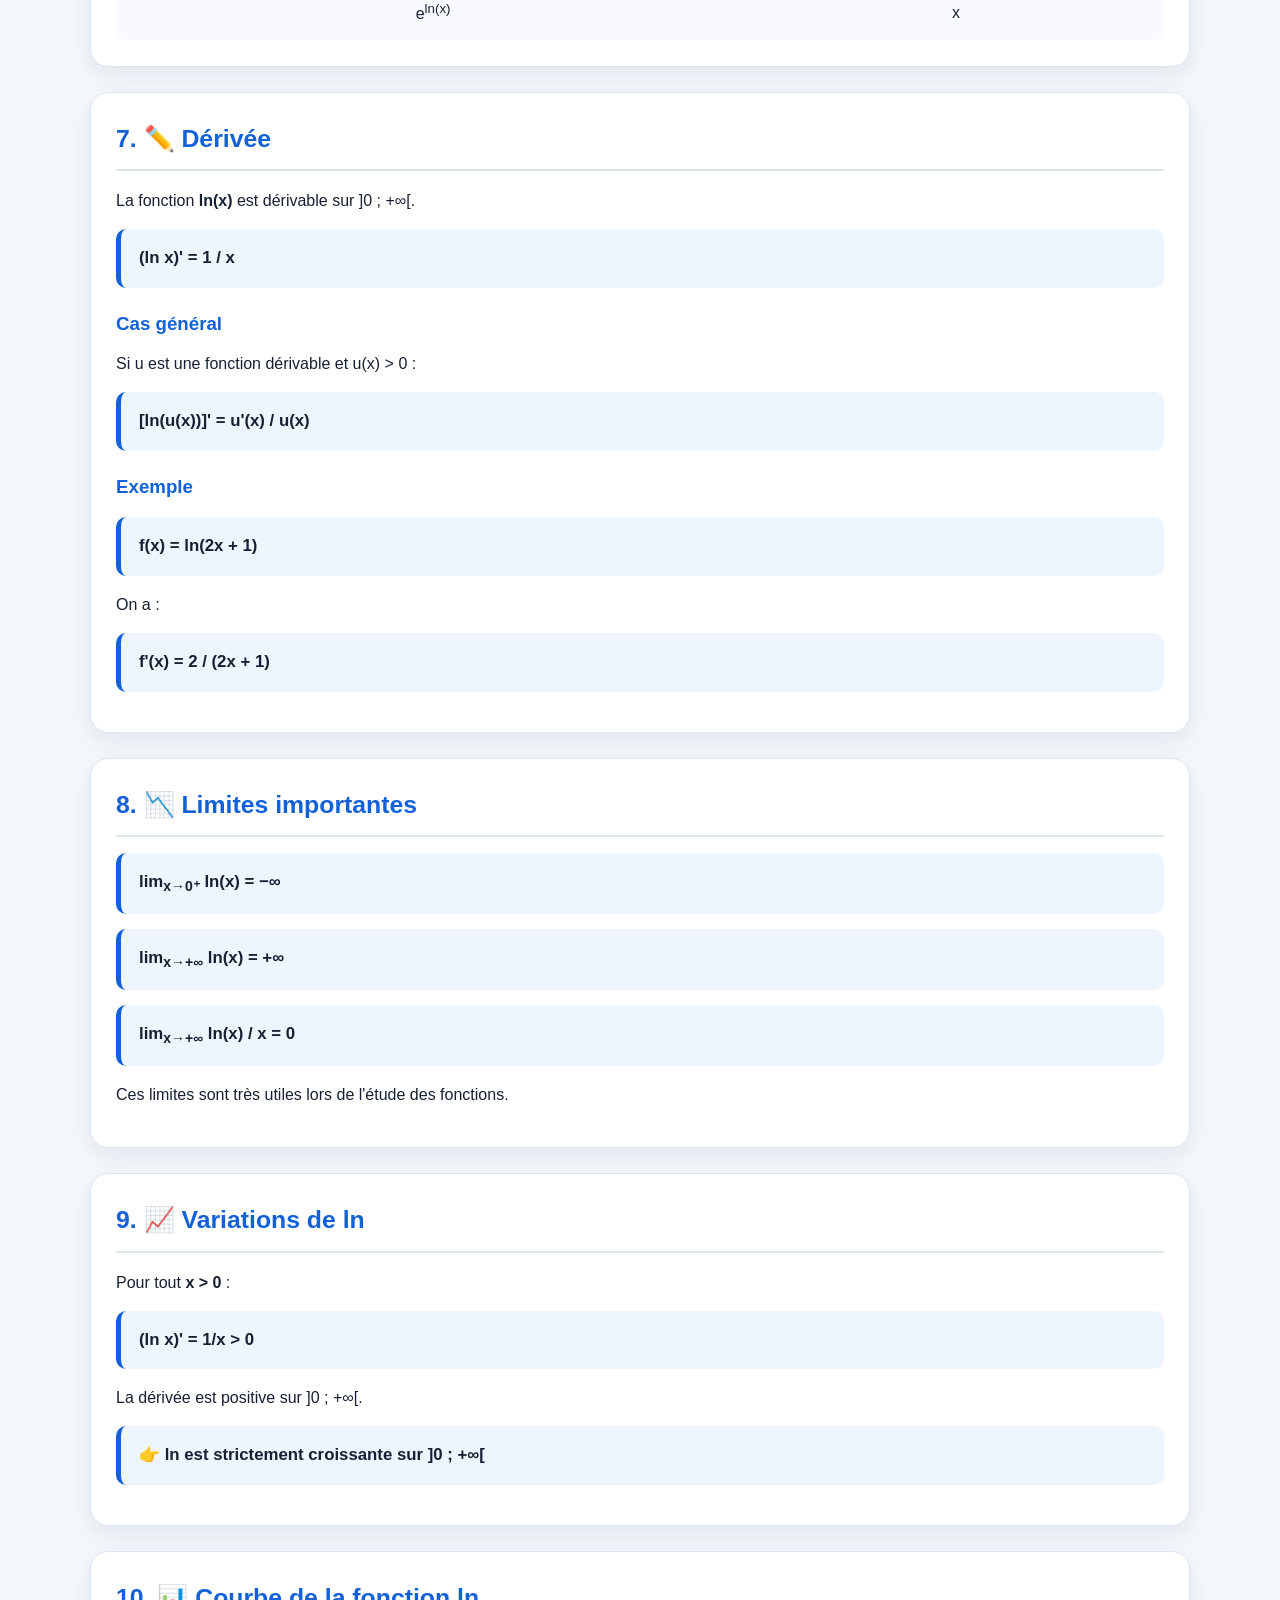
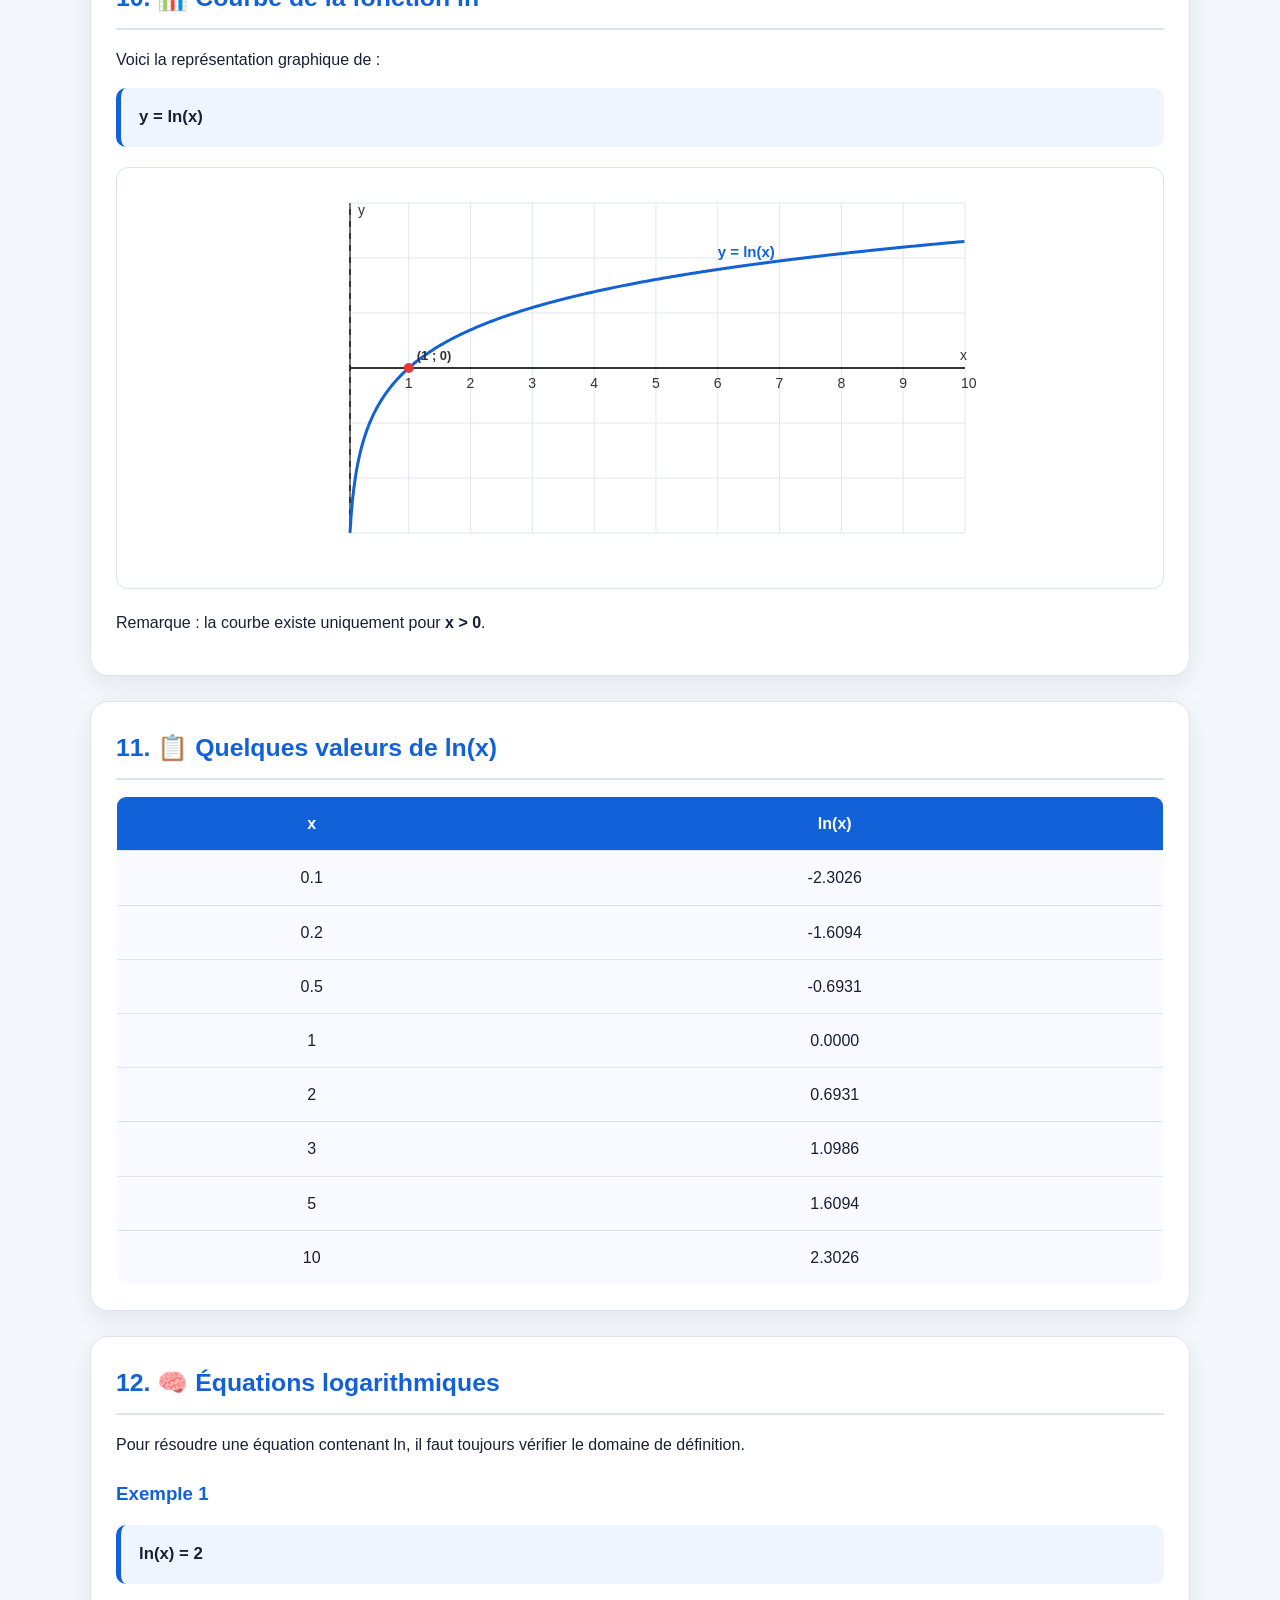
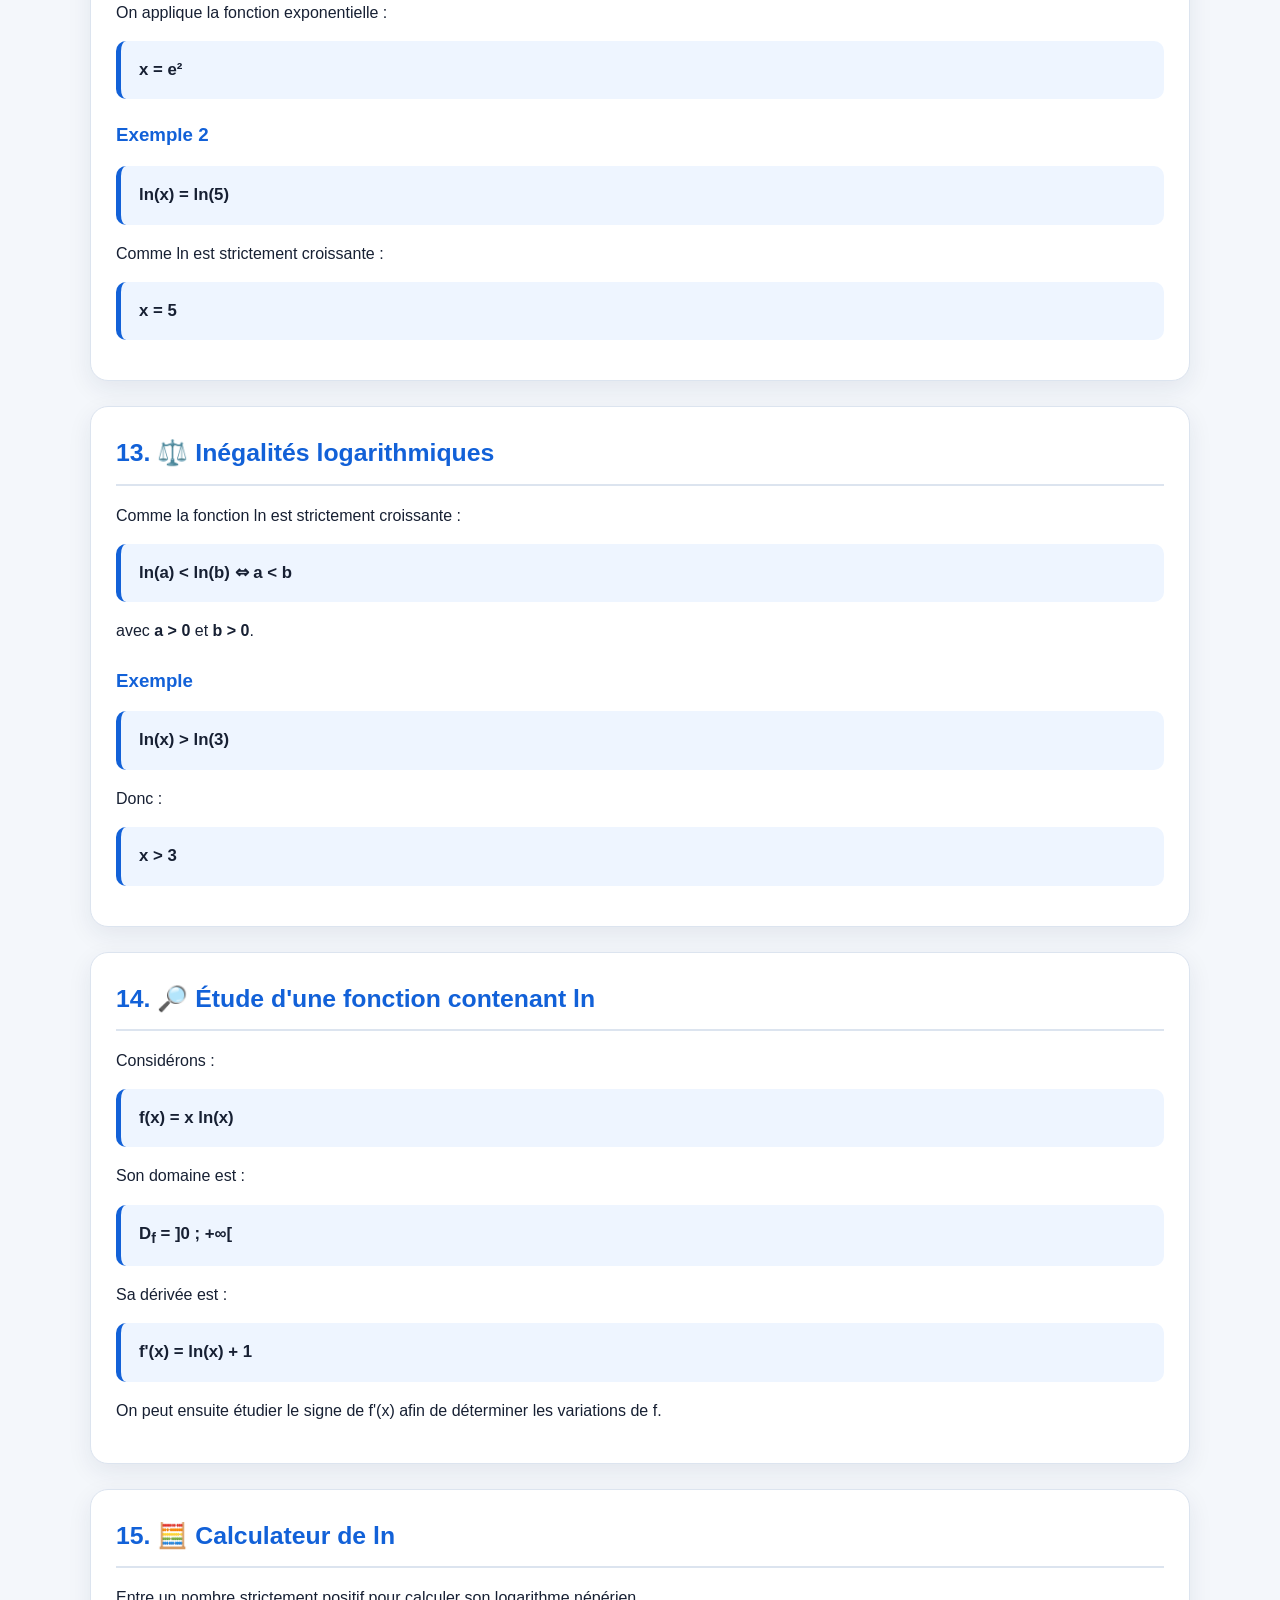
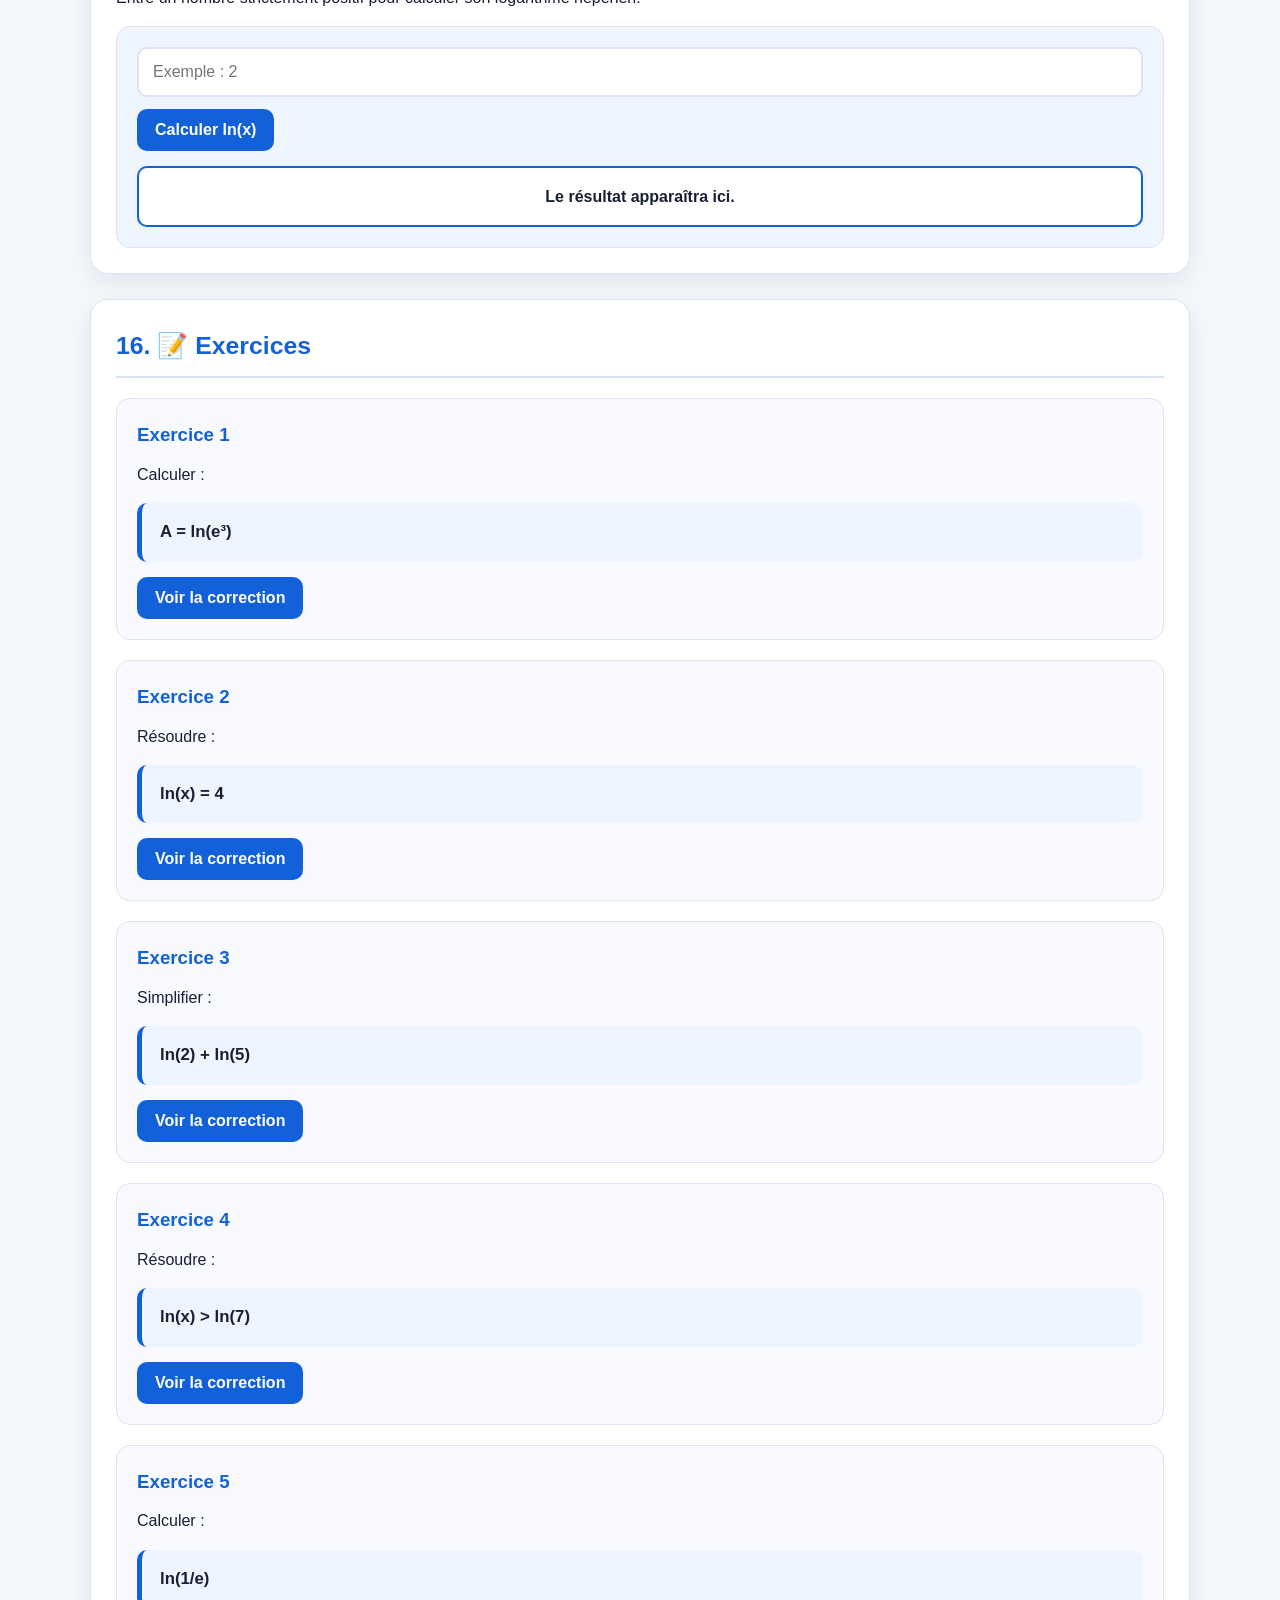
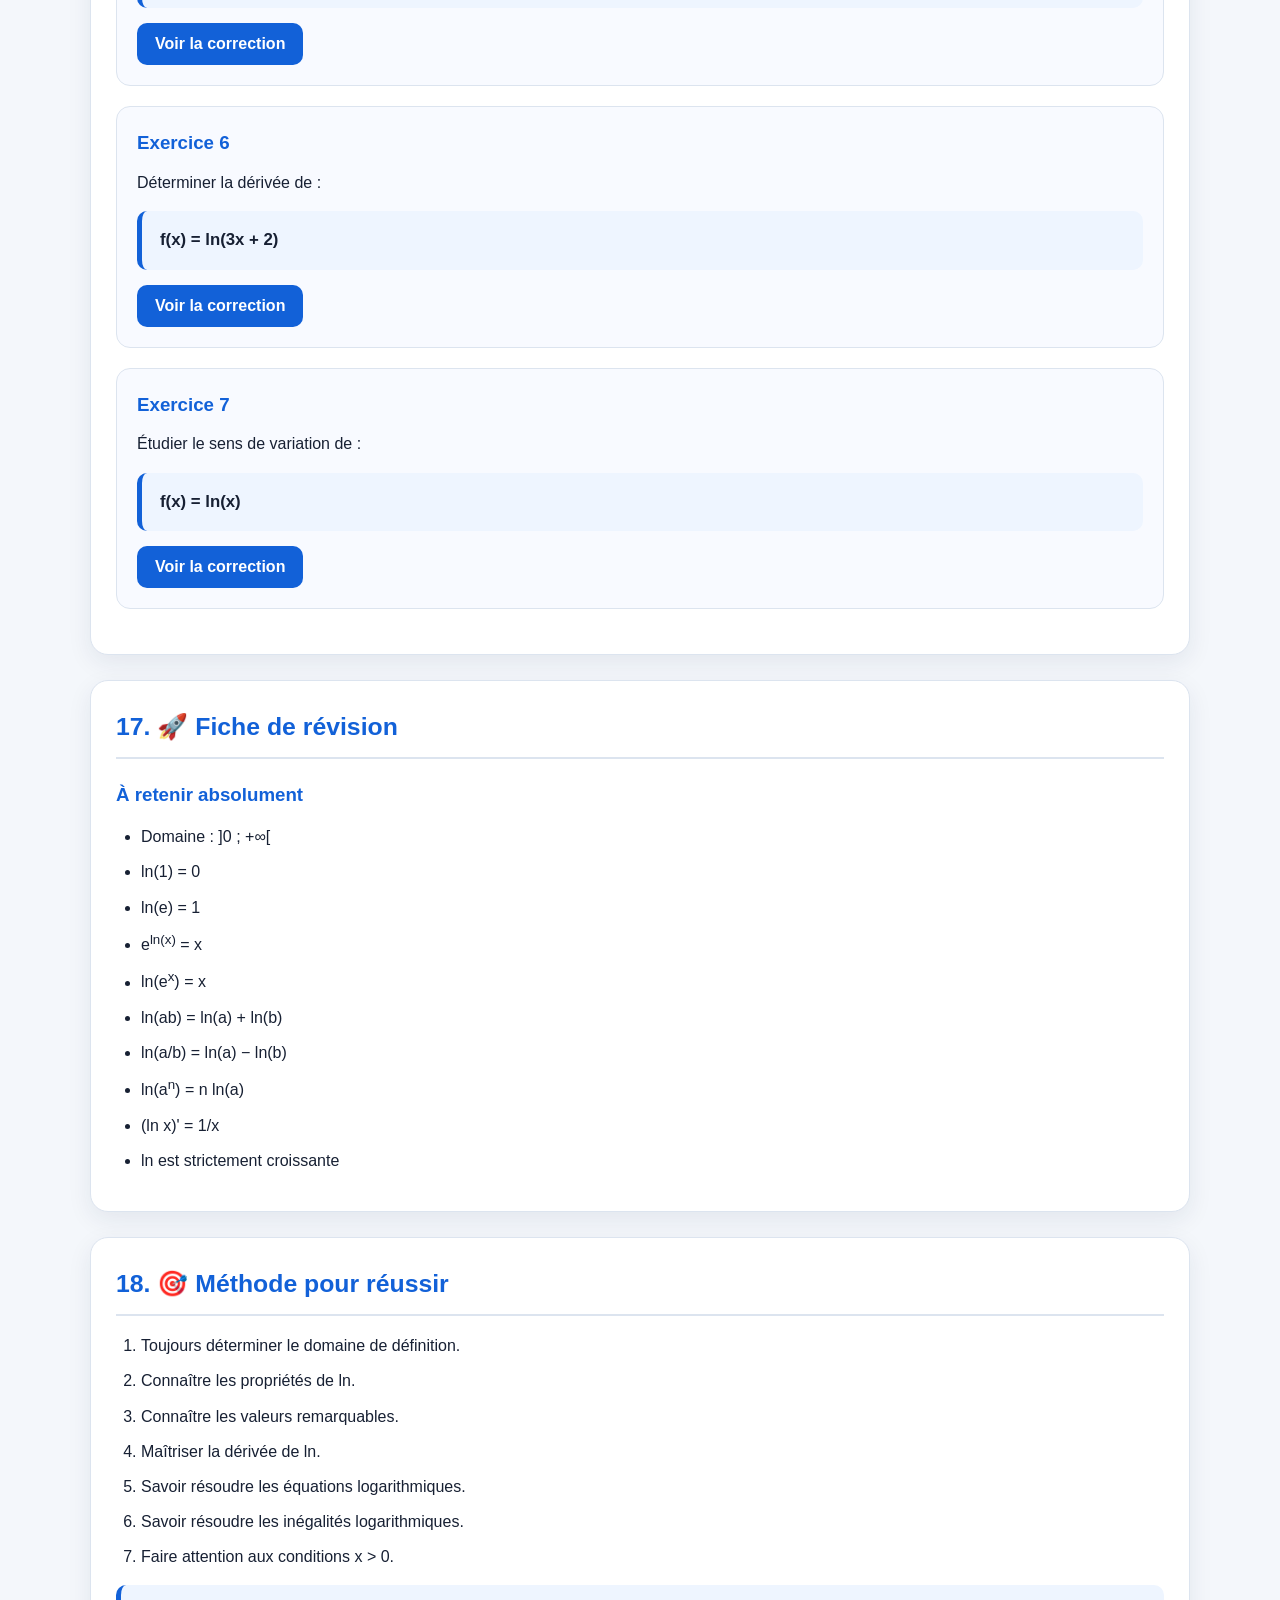
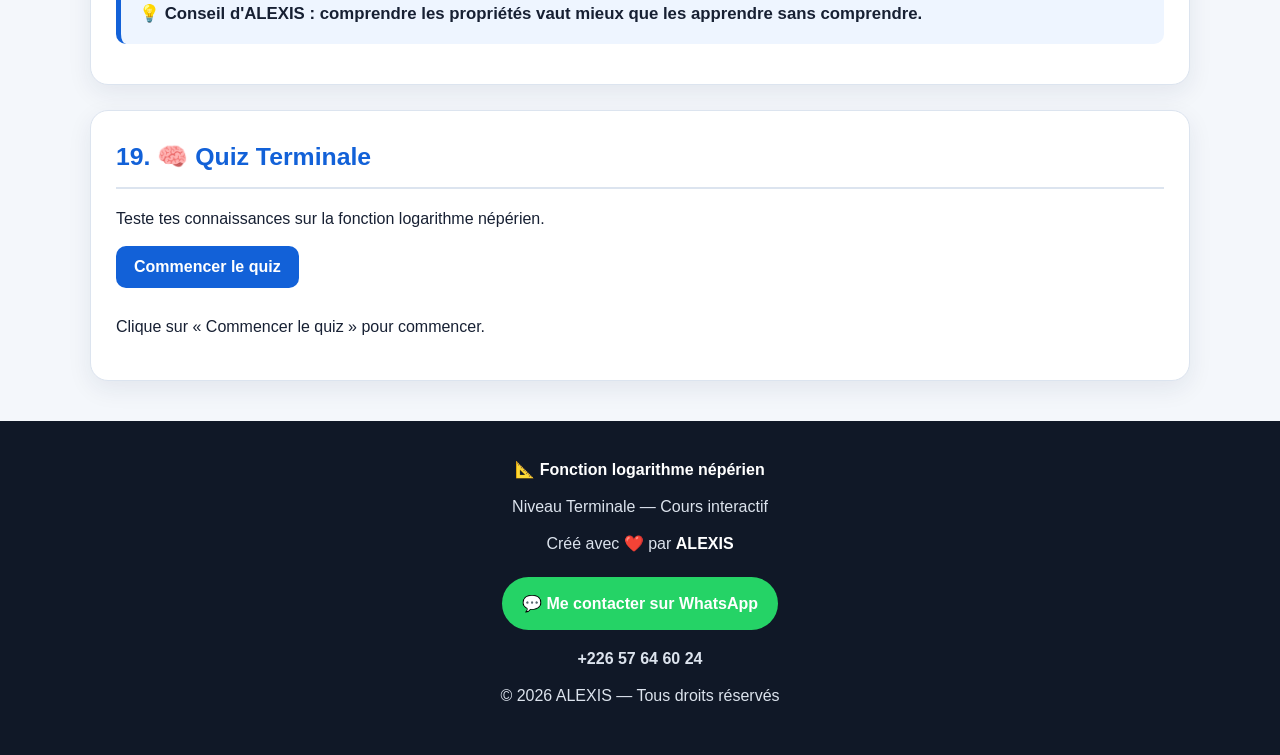
<file: index (3).html>
<!DOCTYPE html>
<html lang="fr">
<head>
    <meta charset="UTF-8">
    <meta name="viewport" content="width=device-width, initial-scale=1.0">

    <title>Fonction ln — Cours Terminale | ALEXIS</title>

    <meta name="description"
          content="Cours interactif de Terminale sur la fonction logarithme népérien créé par ALEXIS.">

    <link rel="stylesheet" href="style.css">
</head>

<body>

<!-- ================================
     HEADER
================================ -->

<header>

    <div class="header-content">

        <div>
            <h1>📐 Fonction logarithme népérien</h1>

            <p>
                Cours interactif de Mathématiques — Niveau Terminale
            </p>

            <p>
                Créé par <strong>ALEXIS</strong> 🤓
            </p>
        </div>

        <!-- BOUTON MODE SOMBRE -->
        <button id="themeToggle" class="theme-toggle" type="button">
            🌙 Mode sombre
        </button>

    </div>

</header>


<!-- ================================
     CONTENU PRINCIPAL
================================ -->

<main class="container">

    <!-- PRÉSENTATION -->

    <section class="card">
        <h2>👋 Bienvenue</h2>

        <p>
            Bienvenue sur ce cours interactif consacré à la
            <strong>fonction logarithme népérien</strong>.
        </p>

        <p>
            Ce site a été conçu par <strong>ALEXIS</strong> pour
            aider les élèves de Terminale à comprendre,
            réviser et pratiquer la fonction <strong>ln</strong>.
        </p>

        <div class="formule">
            🎯 Objectif : comprendre la fonction ln et savoir
            l'utiliser dans les exercices de Terminale.
        </div>
    </section>


    <!-- 1. INTRODUCTION -->

    <section class="card">
        <h2>1. 📚 Introduction</h2>

        <p>
            La fonction logarithme népérien, notée <strong>ln</strong>,
            est une fonction très importante en mathématiques.
        </p>

        <p>
            Elle est liée à la fonction exponentielle et intervient
            dans de nombreux problèmes de Terminale.
        </p>

        <div class="formule">
            ln(e) = 1
        </div>
    </section>


    <!-- 2. DEFINITION -->

    <section class="card">
        <h2>2. 📖 Définition</h2>

        <p>
            La fonction logarithme népérien est définie sur
            l'ensemble des nombres réels strictement positifs.
        </p>

        <div class="formule">
            Domaine de définition : ]0 ; +∞[
        </div>

        <p>
            Pour tout réel <strong>x &gt; 0</strong>, ln(x) est le nombre
            réel tel que :
        </p>

        <div class="formule">
            e<sup>ln(x)</sup> = x
        </div>
    </section>


    <!-- 3. RELATION AVEC EXP -->

    <section class="card">
        <h2>3. 🔗 Relation avec la fonction exponentielle</h2>

        <p>
            Les fonctions exponentielle et logarithme népérien
            sont réciproques l'une de l'autre.
        </p>

        <div class="formule">
            e<sup>ln(x)</sup> = x &nbsp;&nbsp; (x &gt; 0)
        </div>

        <div class="formule">
            ln(e<sup>x</sup>) = x
        </div>

        <p>
            Ces deux relations sont fondamentales.
        </p>
    </section>


    <!-- 4. DOMAINE -->

    <section class="card">
        <h2>4. 🚨 Domaine de définition</h2>

        <p>
            On peut calculer <strong>ln(x)</strong> uniquement lorsque :
        </p>

        <div class="formule">
            x &gt; 0
        </div>

        <h3>Exemples</h3>

        <ul>
            <li>ln(2) ✅ existe</li>
            <li>ln(0,5) ✅ existe</li>
            <li>ln(1) ✅ existe</li>
            <li>ln(0) ❌ n'existe pas</li>
            <li>ln(-3) ❌ n'existe pas dans ℝ</li>
        </ul>
    </section>


    <!-- 5. PROPRIETES -->

    <section class="card">
        <h2>5. 🧮 Propriétés du logarithme</h2>

        <p>
            Pour <strong>a &gt; 0</strong> et <strong>b &gt; 0</strong> :
        </p>

        <div class="formule">
            ln(ab) = ln(a) + ln(b)
        </div>

        <div class="formule">
            ln(a / b) = ln(a) − ln(b)
        </div>

        <div class="formule">
            ln(a<sup>n</sup>) = n ln(a)
        </div>

        <div class="formule">
            ln(1 / a) = −ln(a)
        </div>

        <div class="formule">
            ln(√a) = ½ ln(a)
        </div>

        <h3>⚠️ Attention</h3>

        <p>
            Il ne faut surtout pas écrire :
        </p>

        <div class="formule">
            ln(a + b) = ln(a) + ln(b) ❌
        </div>

        <p>
            Cette propriété est fausse.
        </p>
    </section>


    <!-- 6. VALEURS REMARQUABLES -->

    <section class="card">
        <h2>6. ⭐ Valeurs remarquables</h2>

        <table>
            <thead>
                <tr>
                    <th>Expression</th>
                    <th>Valeur</th>
                </tr>
            </thead>

            <tbody>
                <tr>
                    <td>ln(1)</td>
                    <td>0</td>
                </tr>

                <tr>
                    <td>ln(e)</td>
                    <td>1</td>
                </tr>

                <tr>
                    <td>ln(e²)</td>
                    <td>2</td>
                </tr>

                <tr>
                    <td>ln(e³)</td>
                    <td>3</td>
                </tr>

                <tr>
                    <td>e<sup>ln(x)</sup></td>
                    <td>x</td>
                </tr>
            </tbody>
        </table>
    </section>


    <!-- 7. DERIVEE -->

    <section class="card">
        <h2>7. ✏️ Dérivée</h2>

        <p>
            La fonction <strong>ln(x)</strong> est dérivable sur
            ]0 ; +∞[.
        </p>

        <div class="formule">
            (ln x)' = 1 / x
        </div>

        <h3>Cas général</h3>

        <p>
            Si u est une fonction dérivable et u(x) &gt; 0 :
        </p>

        <div class="formule">
            [ln(u(x))]' = u'(x) / u(x)
        </div>

        <h3>Exemple</h3>

        <div class="formule">
            f(x) = ln(2x + 1)
        </div>

        <p>
            On a :
        </p>

        <div class="formule">
            f'(x) = 2 / (2x + 1)
        </div>
    </section>


    <!-- 8. LIMITES -->

    <section class="card">
        <h2>8. 📉 Limites importantes</h2>

        <div class="formule">
            lim<sub>x→0⁺</sub> ln(x) = −∞
        </div>

        <div class="formule">
            lim<sub>x→+∞</sub> ln(x) = +∞
        </div>

        <div class="formule">
            lim<sub>x→+∞</sub> ln(x) / x = 0
        </div>

        <p>
            Ces limites sont très utiles lors de l'étude
            des fonctions.
        </p>
    </section>


    <!-- 9. VARIATIONS -->

    <section class="card">
        <h2>9. 📈 Variations de ln</h2>

        <p>
            Pour tout <strong>x &gt; 0</strong> :
        </p>

        <div class="formule">
            (ln x)' = 1/x &gt; 0
        </div>

        <p>
            La dérivée est positive sur ]0 ; +∞[.
        </p>

        <div class="formule">
            👉 ln est strictement croissante sur ]0 ; +∞[
        </div>
    </section>


    <!-- 10. GRAPHIQUE -->

    <section class="card">
        <h2>10. 📊 Courbe de la fonction ln</h2>

        <p>
            Voici la représentation graphique de :
        </p>

        <div class="formule">
            y = ln(x)
        </div>

        <div class="graphique">
            <canvas id="graphique" width="700" height="400">
                Votre navigateur ne supporte pas le canvas.
            </canvas>
        </div>

        <p>
            Remarque : la courbe existe uniquement pour
            <strong>x &gt; 0</strong>.
        </p>
    </section>


    <!-- 11. TABLEAU -->

    <section class="card">
        <h2>11. 📋 Quelques valeurs de ln(x)</h2>

        <table>
            <thead>
                <tr>
                    <th>x</th>
                    <th>ln(x)</th>
                </tr>
            </thead>

            <tbody id="tableauLn">
                <!-- Rempli automatiquement par JavaScript -->
            </tbody>
        </table>
    </section>


    <!-- 12. EQUATIONS -->

    <section class="card">
        <h2>12. 🧠 Équations logarithmiques</h2>

        <p>
            Pour résoudre une équation contenant ln,
            il faut toujours vérifier le domaine de définition.
        </p>

        <h3>Exemple 1</h3>

        <div class="formule">
            ln(x) = 2
        </div>

        <p>
            On applique la fonction exponentielle :
        </p>

        <div class="formule">
            x = e²
        </div>

        <h3>Exemple 2</h3>

        <div class="formule">
            ln(x) = ln(5)
        </div>

        <p>
            Comme ln est strictement croissante :
        </p>

        <div class="formule">
            x = 5
        </div>
    </section>


    <!-- 13. INEGALITES -->

    <section class="card">
        <h2>13. ⚖️ Inégalités logarithmiques</h2>

        <p>
            Comme la fonction ln est strictement croissante :
        </p>

        <div class="formule">
            ln(a) &lt; ln(b) ⇔ a &lt; b
        </div>

        <p>
            avec <strong>a &gt; 0</strong> et <strong>b &gt; 0</strong>.
        </p>

        <h3>Exemple</h3>

        <div class="formule">
            ln(x) &gt; ln(3)
        </div>

        <p>
            Donc :
        </p>

        <div class="formule">
            x &gt; 3
        </div>
    </section>


    <!-- 14. ETUDE DE FONCTION -->

    <section class="card">
        <h2>14. 🔎 Étude d'une fonction contenant ln</h2>

        <p>
            Considérons :
        </p>

        <div class="formule">
            f(x) = x ln(x)
        </div>

        <p>
            Son domaine est :
        </p>

        <div class="formule">
            D<sub>f</sub> = ]0 ; +∞[
        </div>

        <p>
            Sa dérivée est :
        </p>

        <div class="formule">
            f'(x) = ln(x) + 1
        </div>

        <p>
            On peut ensuite étudier le signe de f'(x)
            afin de déterminer les variations de f.
        </p>
    </section>


    <!-- 15. CALCULATEUR -->

    <section class="card">
        <h2>15. 🧮 Calculateur de ln</h2>

        <p>
            Entre un nombre strictement positif pour calculer
            son logarithme népérien.
        </p>

        <div class="calculateur">

            <input
                type="number"
                id="nombre"
                placeholder="Exemple : 2"
                step="any"
            >

            <button onclick="calculerLn()">
                Calculer ln(x)
            </button>

            <div id="resultat" class="resultat">
                Le résultat apparaîtra ici.
            </div>

        </div>
    </section>


    <!-- 16. EXERCICES -->

    <section class="card">
        <h2>16. 📝 Exercices</h2>

        <div class="exercice">
            <h3>Exercice 1</h3>

            <p>Calculer :</p>

            <div class="formule">
                A = ln(e³)
            </div>

            <button onclick="afficherSolution(1)">
                Voir la correction
            </button>

            <div id="solution1" class="solution">
                <strong>Correction :</strong>

                <p>
                    ln(e³) = 3 ln(e) = 3.
                </p>

                <strong>Réponse : A = 3.</strong>
            </div>
        </div>


        <div class="exercice">
            <h3>Exercice 2</h3>

            <p>Résoudre :</p>

            <div class="formule">
                ln(x) = 4
            </div>

            <button onclick="afficherSolution(2)">
                Voir la correction
            </button>

            <div id="solution2" class="solution">
                <strong>Correction :</strong>

                <p>ln(x) = 4</p>

                <p>Donc :</p>

                <div class="formule">
                    x = e⁴
                </div>

                <strong>Solution : x = e⁴.</strong>
            </div>
        </div>


        <div class="exercice">
            <h3>Exercice 3</h3>

            <p>Simplifier :</p>

            <div class="formule">
                ln(2) + ln(5)
            </div>

            <button onclick="afficherSolution(3)">
                Voir la correction
            </button>

            <div id="solution3" class="solution">
                <strong>Correction :</strong>

                <p>
                    ln(2) + ln(5) = ln(2 × 5)
                </p>

                <p>Donc :</p>

                <div class="formule">
                    ln(10)
                </div>

                <strong>Réponse : ln(10).</strong>
            </div>
        </div>


        <div class="exercice">
            <h3>Exercice 4</h3>

            <p>Résoudre :</p>

            <div class="formule">
                ln(x) &gt; ln(7)
            </div>

            <button onclick="afficherSolution(4)">
                Voir la correction
            </button>

            <div id="solution4" class="solution">
                <strong>Correction :</strong>

                <p>
                    La fonction ln est strictement croissante.
                </p>

                <div class="formule">
                    x &gt; 7
                </div>

                <strong>Solution : ]7 ; +∞[.</strong>
            </div>
        </div>


        <div class="exercice">
            <h3>Exercice 5</h3>

            <p>Calculer :</p>

            <div class="formule">
                ln(1/e)
            </div>

            <button onclick="afficherSolution(5)">
                Voir la correction
            </button>

            <div id="solution5" class="solution">
                <strong>Correction :</strong>

                <p>
                    ln(1/e) = −ln(e)
                </p>

                <div class="formule">
                    ln(1/e) = −1
                </div>

                <strong>Réponse : −1.</strong>
            </div>
        </div>


        <div class="exercice">
            <h3>Exercice 6</h3>

            <p>Déterminer la dérivée de :</p>

            <div class="formule">
                f(x) = ln(3x + 2)
            </div>

            <button onclick="afficherSolution(6)">
                Voir la correction
            </button>

            <div id="solution6" class="solution">
                <strong>Correction :</strong>

                <p>On utilise :</p>

                <div class="formule">
                    [ln(u)]' = u'/u
                </div>

                <p>Avec :</p>

                <div class="formule">
                    u(x) = 3x + 2
                </div>

                <p>Donc :</p>

                <div class="formule">
                    f'(x) = 3/(3x + 2)
                </div>
            </div>
        </div>


        <div class="exercice">
            <h3>Exercice 7</h3>

            <p>Étudier le sens de variation de :</p>

            <div class="formule">
                f(x) = ln(x)
            </div>

            <button onclick="afficherSolution(7)">
                Voir la correction
            </button>

            <div id="solution7" class="solution">
                <strong>Correction :</strong>

                <p>
                    Pour x &gt; 0 :
                </p>

                <div class="formule">
                    f'(x) = 1/x &gt; 0
                </div>

                <p>
                    La fonction est donc :
                </p>

                <div class="formule">
                    strictement croissante sur ]0 ; +∞[
                </div>
            </div>
        </div>

    </section>


    <!-- 17. FICHE DE REVISION -->

    <section class="card">
        <h2>17. 🚀 Fiche de révision</h2>

        <h3>À retenir absolument</h3>

        <ul>
            <li>Domaine : ]0 ; +∞[</li>
            <li>ln(1) = 0</li>
            <li>ln(e) = 1</li>
            <li>e<sup>ln(x)</sup> = x</li>
            <li>ln(e<sup>x</sup>) = x</li>
            <li>ln(ab) = ln(a) + ln(b)</li>
            <li>ln(a/b) = ln(a) − ln(b)</li>
            <li>ln(a<sup>n</sup>) = n ln(a)</li>
            <li>(ln x)' = 1/x</li>
            <li>ln est strictement croissante</li>
        </ul>
    </section>


    <!-- 18. METHODE -->

    <section class="card">
        <h2>18. 🎯 Méthode pour réussir</h2>

        <ol>
            <li>Toujours déterminer le domaine de définition.</li>
            <li>Connaître les propriétés de ln.</li>
            <li>Connaître les valeurs remarquables.</li>
            <li>Maîtriser la dérivée de ln.</li>
            <li>Savoir résoudre les équations logarithmiques.</li>
            <li>Savoir résoudre les inégalités logarithmiques.</li>
            <li>Faire attention aux conditions x &gt; 0.</li>
        </ol>

        <div class="formule">
            💡 Conseil d'ALEXIS :
            comprendre les propriétés vaut mieux que les apprendre
            sans comprendre.
        </div>
    </section>


    <!-- 19. QUIZ -->

    <section class="card">

        <h2>19. 🧠 Quiz Terminale</h2>

        <p>
            Teste tes connaissances sur la fonction logarithme
            népérien.
        </p>

        <button id="demarrerQuiz">
            Commencer le quiz
        </button>

        <div id="quiz" style="margin-top:20px;">

            <p>
                Clique sur « Commencer le quiz » pour commencer.
            </p>

        </div>

    </section>

</main>


<!-- ================================
     FOOTER
================================ -->

<footer>

    <p>
        📐 <strong>Fonction logarithme népérien</strong>
    </p>

    <p>
        Niveau Terminale — Cours interactif
    </p>

    <p>
        Créé avec ❤️ par <strong>ALEXIS</strong>
    </p>

    <a
        href="https://wa.me/22657646024"
        target="_blank"
        rel="noopener noreferrer"
        class="whatsapp-btn"
    >
        💬 Me contacter sur WhatsApp
    </a>

    <p class="whatsapp-number">
        +226 57 64 60 24
    </p>

    <p>
        © 2026 ALEXIS — Tous droits réservés
    </p>

</footer>


<!-- JAVASCRIPT -->

<script src="script.js"></script>

</body>
</html>
</file>
<file: style.css>
/* =========================================
   SITE MATHS — FONCTION ln
   Design moderne • Mobile First
   Créé par ALEXIS
========================================= */

/* =========================================
   VARIABLES
========================================= */

:root {
    --bg: #f4f7fb;
    --card: #ffffff;
    --text: #172033;
    --text-light: #5d687a;
    --primary: #1261d8;
    --primary-dark: #0849a8;
    --formula: #eef5ff;
    --border: #dce4ef;
    --table-head: #1261d8;
    --table-row: #f8faff;
    --footer: #101827;
    --shadow: 0 8px 25px rgba(20, 40, 80, 0.08);
}

/* =========================================
   MODE SOMBRE
========================================= */

body.dark-mode {
    --bg: #0d1117;
    --card: #161b22;
    --text: #f0f3f6;
    --text-light: #aab4c3;
    --primary: #4c9aff;
    --primary-dark: #2878dc;
    --formula: #1b2b40;
    --border: #303945;
    --table-head: #1f6fd1;
    --table-row: #111820;
    --footer: #080b10;
    --shadow: 0 8px 25px rgba(0, 0, 0, 0.35);
}

/* =========================================
   RESET
========================================= */

* {
    box-sizing: border-box;
    margin: 0;
    padding: 0;
}

html {
    scroll-behavior: smooth;
}

body {
    font-family: Arial, Helvetica, sans-serif;
    background: var(--bg);
    color: var(--text);
    line-height: 1.7;
    transition:
        background-color 0.3s ease,
        color 0.3s ease;
}

/* =========================================
   HEADER
========================================= */

header {
    background: linear-gradient(
        135deg,
        #0d47a1,
        #1261d8,
        #1683f7
    );

    color: white;
    padding: 30px 18px;
    box-shadow: 0 5px 20px rgba(0, 0, 0, 0.15);
}

.header-content {
    max-width: 1100px;
    margin: auto;

    display: flex;
    align-items: center;
    justify-content: space-between;
    gap: 25px;
}

header h1 {
    font-size: 2rem;
    margin-bottom: 8px;
    line-height: 1.25;
}

header p {
    font-size: 1rem;
    opacity: 0.95;
}

header strong {
    color: #ffffff;
}

/* =========================================
   BOUTON MODE SOMBRE
========================================= */

.theme-toggle {
    border: 2px solid rgba(255, 255, 255, 0.45);

    background: rgba(255, 255, 255, 0.14);
    color: white;

    padding: 11px 17px;
    border-radius: 30px;

    font-size: 0.95rem;
    font-weight: bold;

    cursor: pointer;
    white-space: nowrap;

    transition:
        background 0.25s ease,
        transform 0.2s ease,
        border-color 0.25s ease;
}

.theme-toggle:hover {
    background: rgba(255, 255, 255, 0.25);
    border-color: white;
}

.theme-toggle:active {
    transform: scale(0.96);
}

/* =========================================
   CONTENEUR
========================================= */

.container {
    width: min(1100px, 92%);
    margin: 30px auto;
}

/* =========================================
   CARTES
========================================= */

.card {
    background: var(--card);
    border: 1px solid var(--border);
    border-radius: 18px;

    padding: 25px;
    margin-bottom: 25px;

    box-shadow: var(--shadow);

    transition:
        background-color 0.3s ease,
        border-color 0.3s ease,
        box-shadow 0.3s ease;
}

.card:hover {
    transform: translateY(-1px);
}

/* =========================================
   TITRES
========================================= */

.card h2 {
    color: var(--primary);
    font-size: 1.55rem;
    margin-bottom: 16px;

    border-bottom: 2px solid var(--border);
    padding-bottom: 9px;
}

.card h3 {
    margin-top: 20px;
    margin-bottom: 10px;
    color: var(--primary);
}

.card p {
    margin-bottom: 14px;
}

strong {
    font-weight: 700;
}

/* =========================================
   LISTES
========================================= */

ul,
ol {
    padding-left: 25px;
    margin: 12px 0;
}

li {
    margin-bottom: 8px;
}

/* =========================================
   FORMULES
========================================= */

.formule {
    background: var(--formula);
    color: var(--text);

    border-left: 5px solid var(--primary);

    border-radius: 10px;

    padding: 15px 18px;
    margin: 15px 0;

    font-size: 1.05rem;
    font-weight: 600;

    overflow-x: auto;

    transition:
        background-color 0.3s ease,
        color 0.3s ease;
}

/* =========================================
   TABLEAUX
========================================= */

table {
    width: 100%;
    border-collapse: collapse;

    margin-top: 15px;

    overflow: hidden;
    border-radius: 10px;

    border: 1px solid var(--border);
}

th,
td {
    padding: 13px 12px;
    text-align: center;

    border-bottom: 1px solid var(--border);
}

th {
    background: var(--table-head);
    color: white;
    font-weight: bold;
}

td {
    background: var(--table-row);
}

tr:last-child td {
    border-bottom: none;
}

/* =========================================
   GRAPHIQUE
========================================= */

.graphique {
    width: 100%;
    overflow-x: auto;

    background: white;

    border: 1px solid var(--border);
    border-radius: 12px;

    padding: 10px;
    margin: 20px 0;
}

body.dark-mode .graphique {
    background: #ffffff;
}

canvas {
    display: block;
    max-width: 100%;
    height: auto;
    margin: auto;
}

/* =========================================
   CALCULATEUR
========================================= */

.calculateur {
    background: var(--formula);

    padding: 20px;

    border-radius: 14px;
    border: 1px solid var(--border);

    margin-top: 15px;
}

.calculateur input {
    width: 100%;

    padding: 14px;

    border: 2px solid var(--border);
    border-radius: 10px;

    background: var(--card);
    color: var(--text);

    font-size: 1rem;

    outline: none;

    margin-bottom: 12px;

    transition:
        border-color 0.2s ease,
        background-color 0.3s ease,
        color 0.3s ease;
}

.calculateur input:focus {
    border-color: var(--primary);
}

button {
    border: none;

    background: var(--primary);
    color: white;

    padding: 12px 18px;

    border-radius: 10px;

    font-size: 1rem;
    font-weight: bold;

    cursor: pointer;

    transition:
        background 0.2s ease,
        transform 0.15s ease;
}

button:hover {
    background: var(--primary-dark);
}

button:active {
    transform: scale(0.97);
}

/* =========================================
   RESULTAT CALCULATEUR
========================================= */

.resultat {
    margin-top: 15px;

    background: var(--card);

    border: 2px solid var(--primary);

    border-radius: 10px;

    padding: 15px;

    font-weight: bold;
    text-align: center;

    color: var(--text);
}

/* =========================================
   EXERCICES
========================================= */

.exercice {
    border: 1px solid var(--border);

    background: var(--table-row);

    border-radius: 14px;

    padding: 20px;

    margin: 20px 0;

    transition:
        background-color 0.3s ease,
        border-color 0.3s ease;
}

.exercice h3 {
    margin-top: 0;
}

.solution {
    display: none;

    background: var(--formula);

    border-left: 5px solid #21a366;

    border-radius: 10px;

    padding: 16px;

    margin-top: 15px;
}

.solution strong {
    color: #168447;
}

body.dark-mode .solution strong {
    color: #42d98a;
}

/* =========================================
   QUIZ
========================================= */

#quiz {
    padding-top: 5px;
}

#quiz button {
    margin: 7px 5px 7px 0;
}

.quiz-question {
    background: var(--formula);

    border-radius: 12px;

    padding: 18px;

    margin-bottom: 15px;
}

.quiz-progress {
    height: 10px;

    background: var(--border);

    border-radius: 20px;

    overflow: hidden;

    margin: 15px 0;
}

.quiz-progress-bar {
    height: 100%;

    background: var(--primary);

    border-radius: 20px;

    transition: width 0.3s ease;
}

/* =========================================
   REPONSES QUIZ
========================================= */

.quiz-correct {
    background: #d9f8e5 !important;
    color: #126b35 !important;

    border: 2px solid #21a366 !important;
}

.quiz-wrong {
    background: #ffe0e0 !important;
    color: #9b2020 !important;

    border: 2px solid #e04444 !important;
}

body.dark-mode .quiz-correct {
    background: #163d29 !important;
    color: #7df0a8 !important;
}

body.dark-mode .quiz-wrong {
    background: #451d1d !important;
    color: #ff8f8f !important;
}

/* =========================================
   LIENS
========================================= */

a {
    color: var(--primary);
}

a:hover {
    text-decoration: none;
}

/* =========================================
   WHATSAPP
========================================= */

.whatsapp-btn {
    display: inline-block;

    background: #25d366;
    color: white;

    text-decoration: none;

    padding: 13px 20px;

    border-radius: 30px;

    font-weight: bold;

    margin: 10px 0;

    transition:
        transform 0.2s ease,
        background 0.2s ease;
}

.whatsapp-btn:hover {
    background: #1ebe5d;
    transform: translateY(-2px);
}

.whatsapp-number {
    font-weight: bold;
    margin-top: 5px;
}

/* =========================================
   FOOTER
========================================= */

footer {
    background: var(--footer);
    color: #dce3ed;

    text-align: center;

    padding: 35px 18px;

    margin-top: 40px;

    transition: background-color 0.3s ease;
}

footer p {
    margin-bottom: 10px;
}

footer strong {
    color: white;
}

/* =========================================
   SELECTION DU TEXTE
========================================= */

::selection {
    background: var(--primary);
    color: white;
}

/* =========================================
   RESPONSIVE — TABLETTE
========================================= */

@media (max-width: 800px) {

    .header-content {
        flex-direction: column;
        text-align: center;
    }

    header h1 {
        font-size: 1.7rem;
    }

    .theme-toggle {
        margin-top: 5px;
    }

    .card {
        padding: 21px;
    }
}

/* =========================================
   RESPONSIVE — TELEPHONE
========================================= */

@media (max-width: 600px) {

    body {
        font-size: 0.96rem;
    }

    header {
        padding: 25px 15px;
    }

    header h1 {
        font-size: 1.4rem;
    }

    header p {
        font-size: 0.9rem;
    }

    .container {
        width: 94%;
        margin: 20px auto;
    }

    .card {
        padding: 17px;
        border-radius: 14px;
        margin-bottom: 18px;
    }

    .card h2 {
        font-size: 1.25rem;
    }

    .card h3 {
        font-size: 1.05rem;
    }

    .formule {
        font-size: 0.95rem;
        padding: 13px;
    }

    th,
    td {
        padding: 10px 7px;
        font-size: 0.9rem;
    }

    .calculateur {
        padding: 15px;
    }

    .calculateur button {
        width: 100%;
    }

    .theme-toggle {
        width: 100%;
        max-width: 230px;
    }

    .whatsapp-btn {
        width: 100%;
        max-width: 300px;
    }
}

/* =========================================
   PETITS TELEPHONES
========================================= */

@media (max-width: 380px) {

    header h1 {
        font-size: 1.25rem;
    }

    .container {
        width: 95%;
    }

    .card {
        padding: 14px;
    }

    .card h2 {
        font-size: 1.15rem;
    }

    .formule {
        font-size: 0.9rem;
    }

    th,
    td {
        font-size: 0.82rem;
        padding: 8px 5px;
    }
}

/* =========================================
   ANIMATION D'APPARITION
========================================= */

.card {
    animation: apparition 0.45s ease;
}

@keyframes apparition {
    from {
        opacity: 0;
        transform: translateY(8px);
    }

    to {
        opacity: 1;
        transform: translateY(0);
    }
}
</file>
